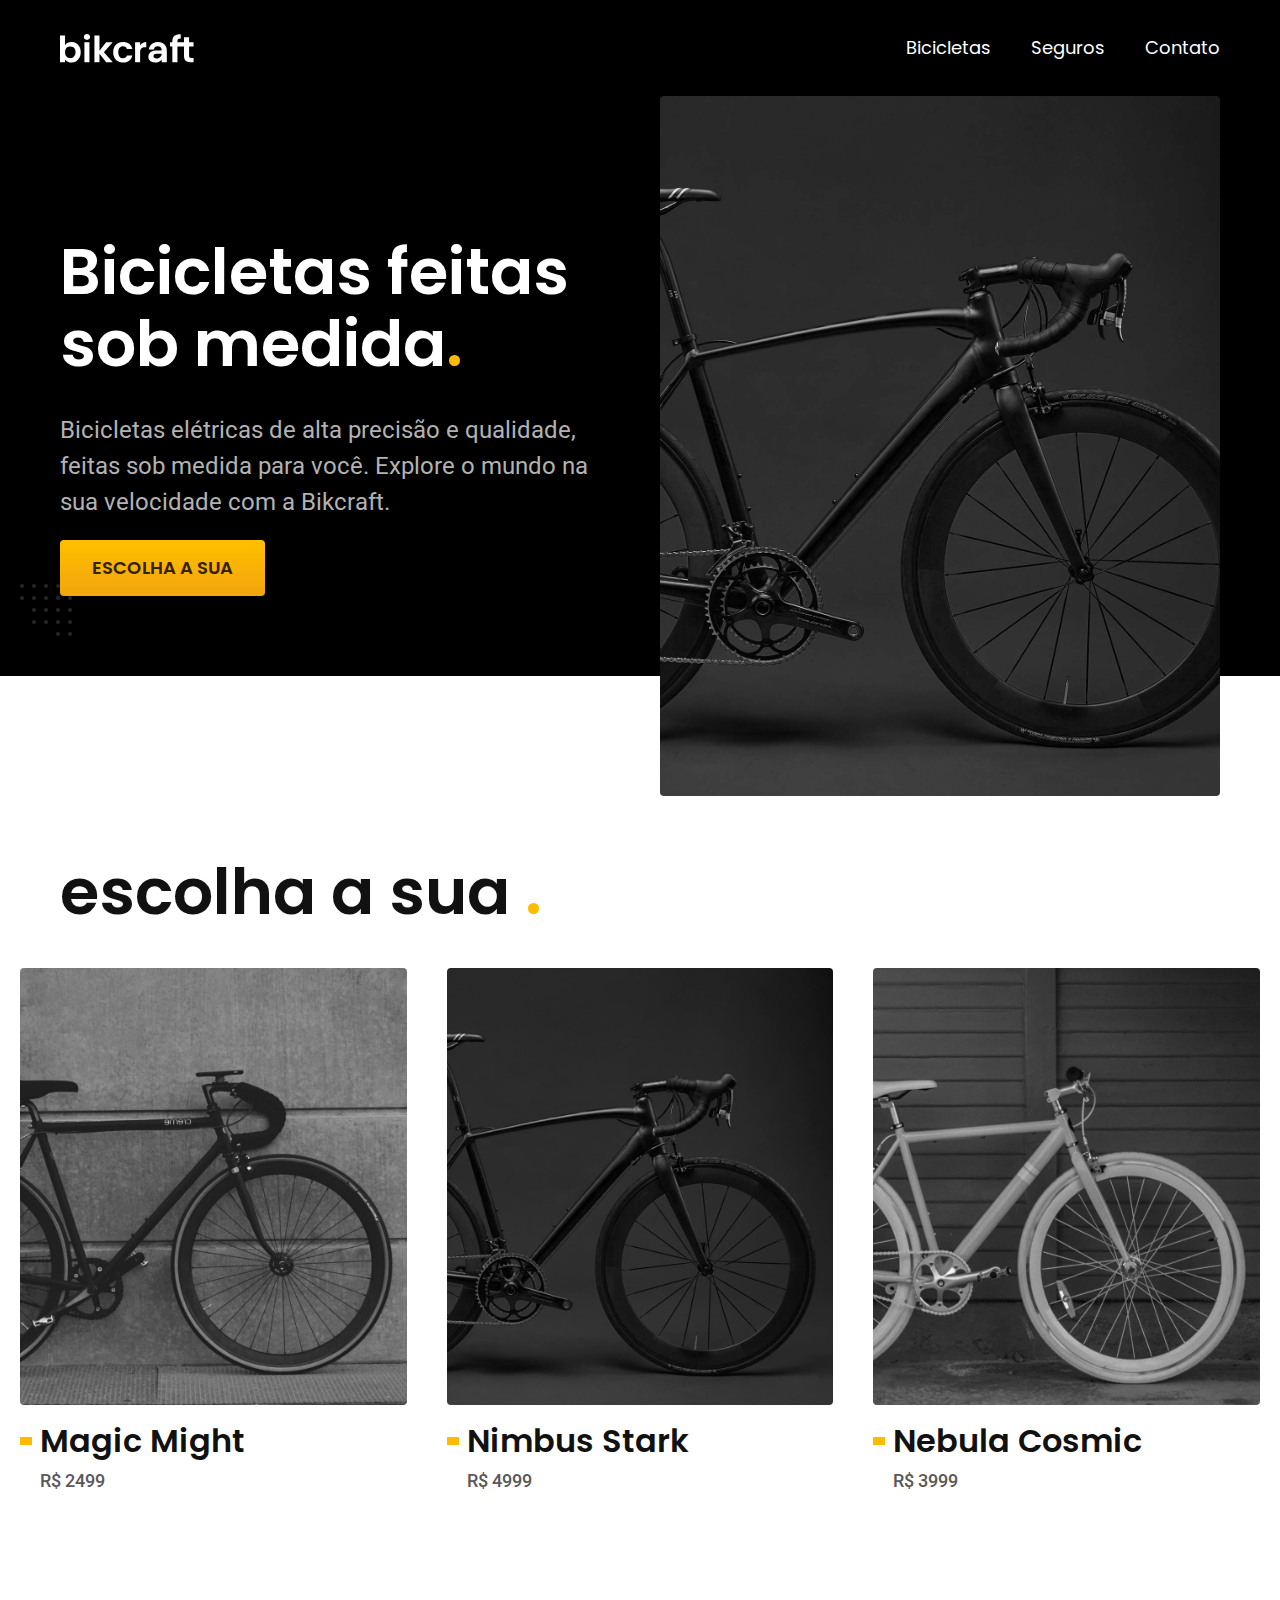
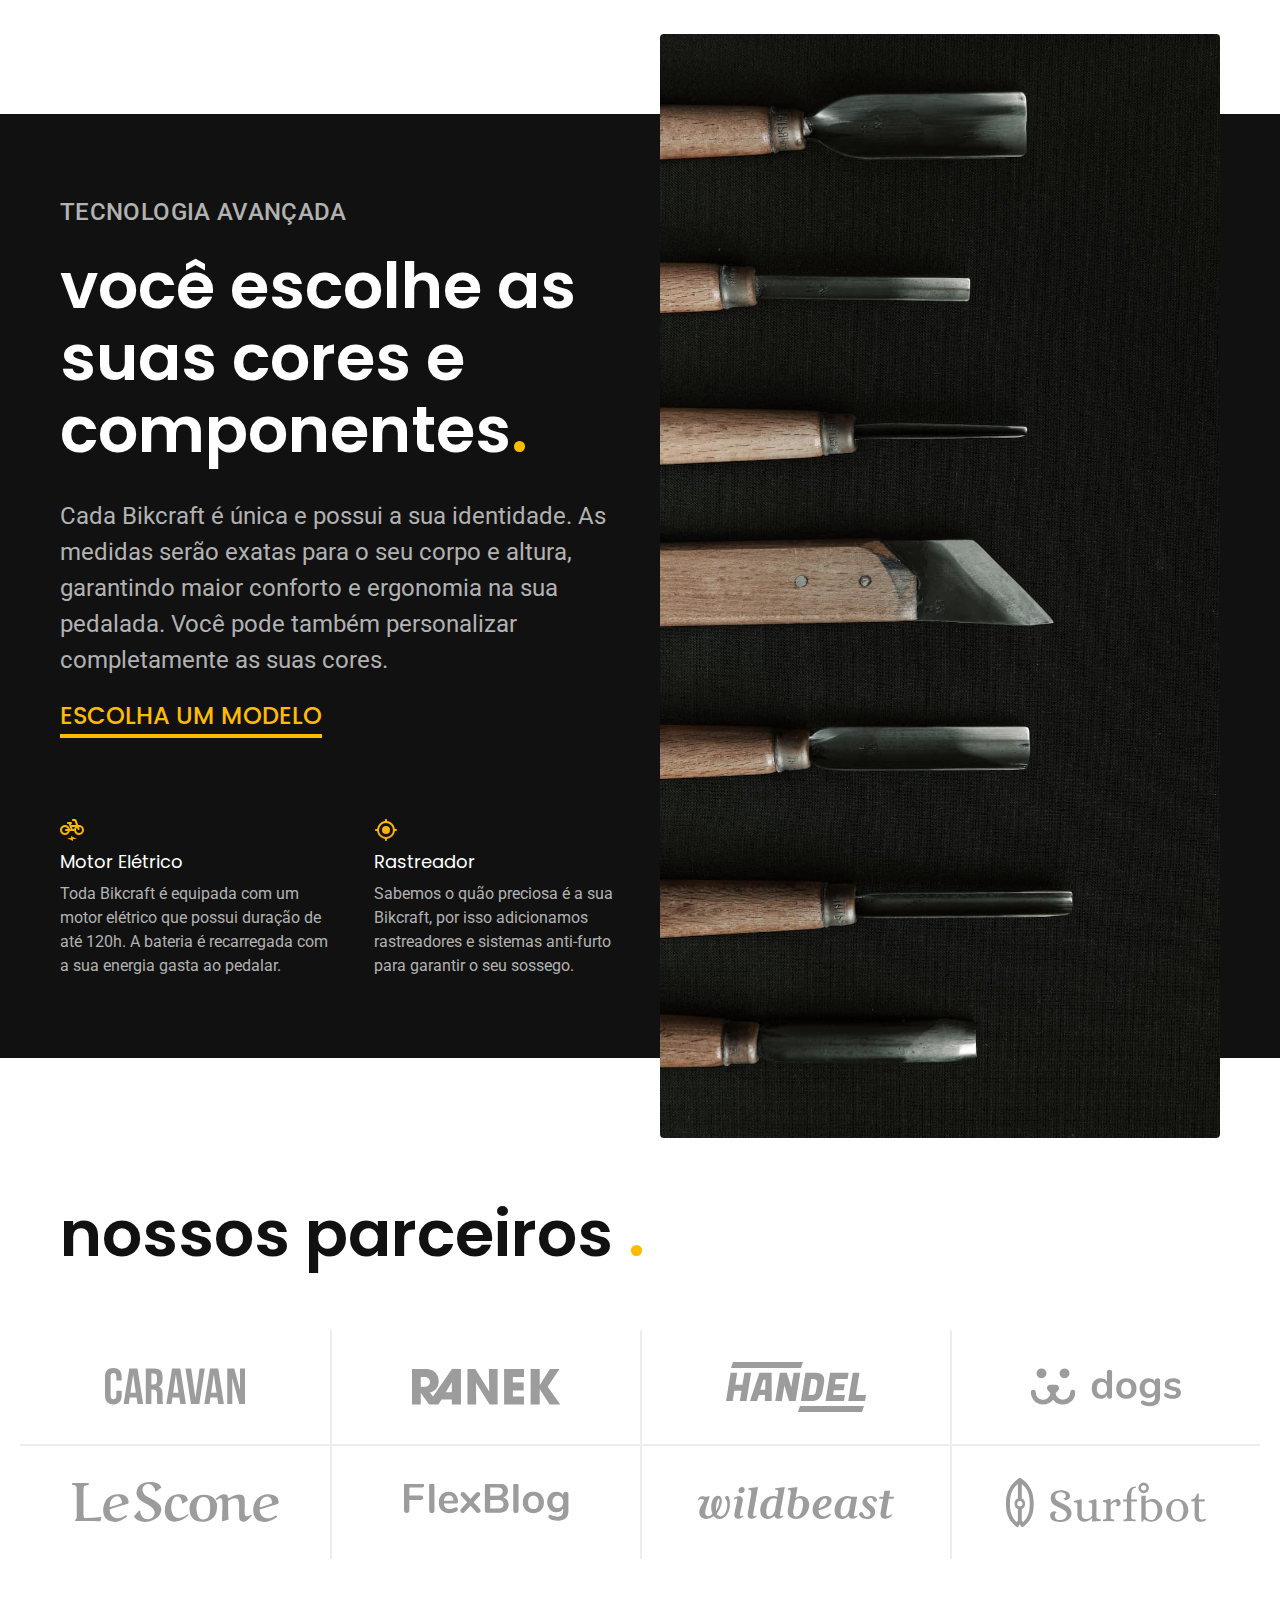
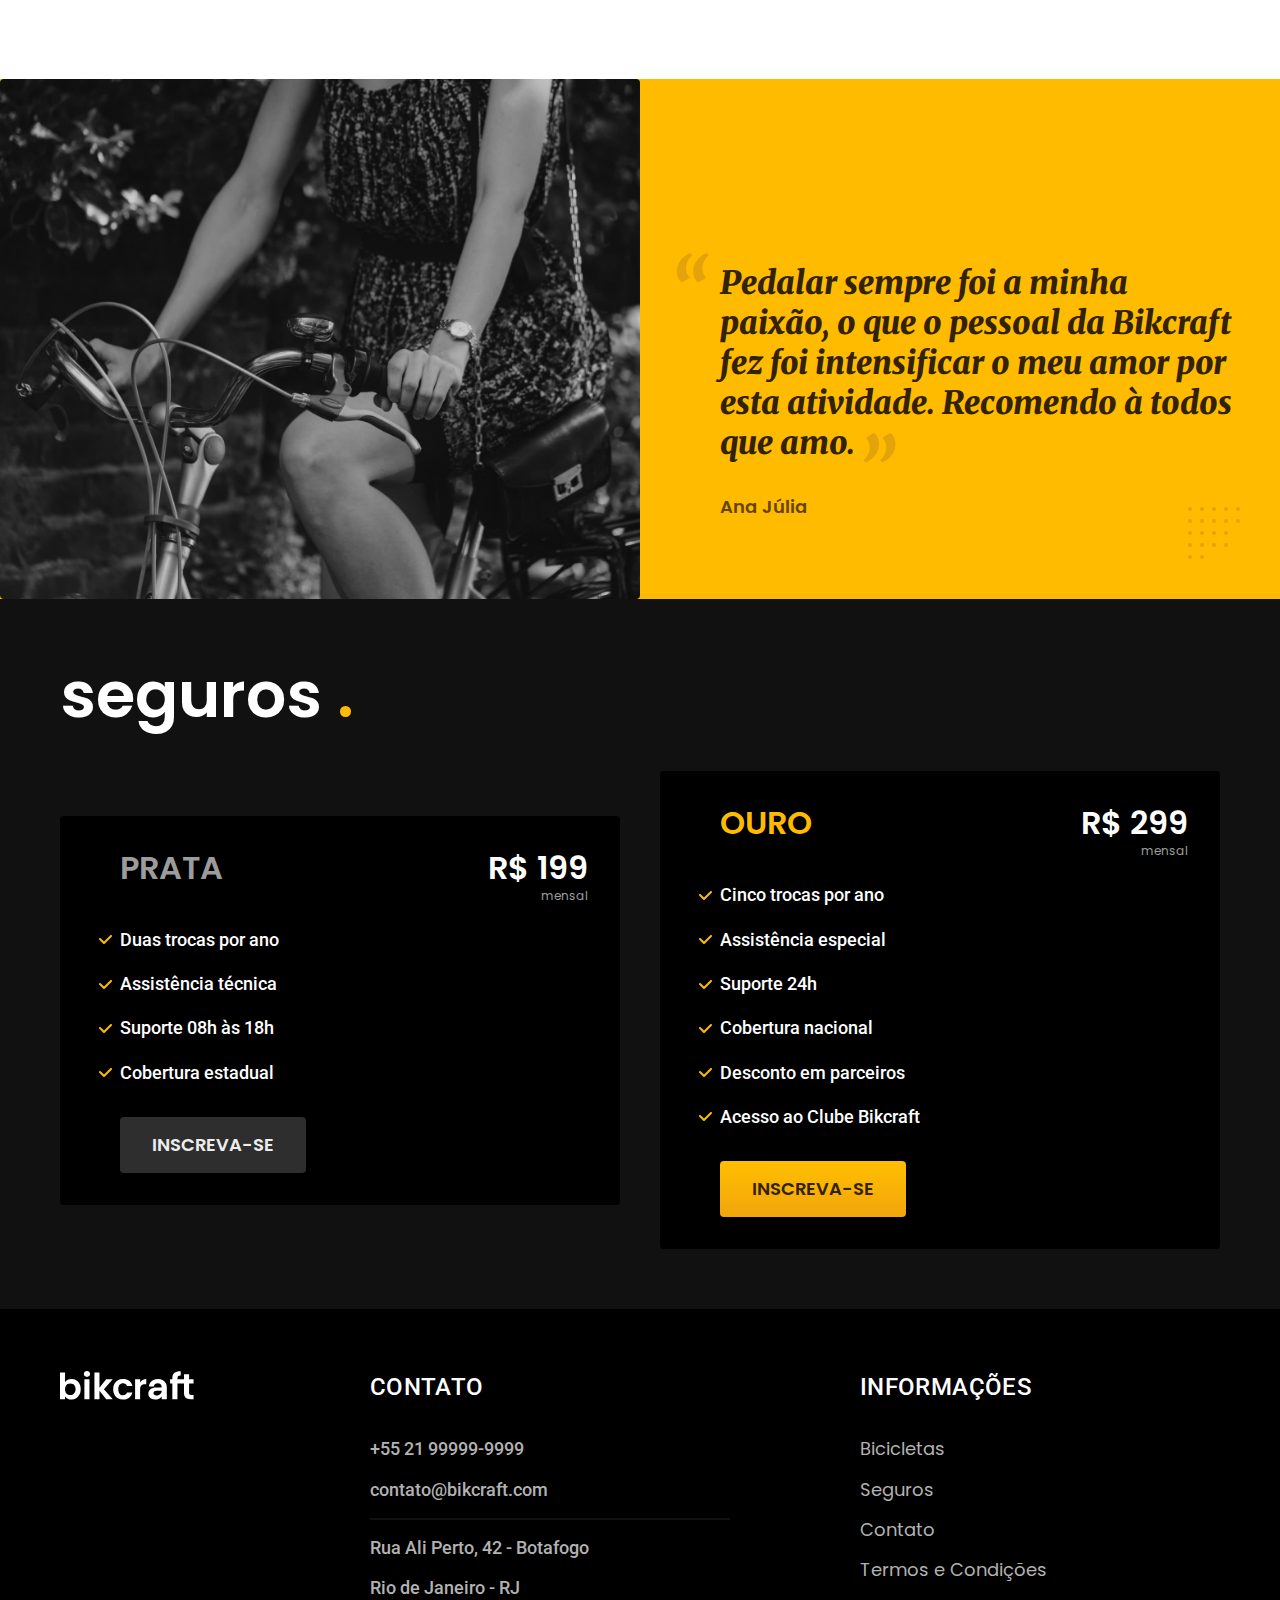
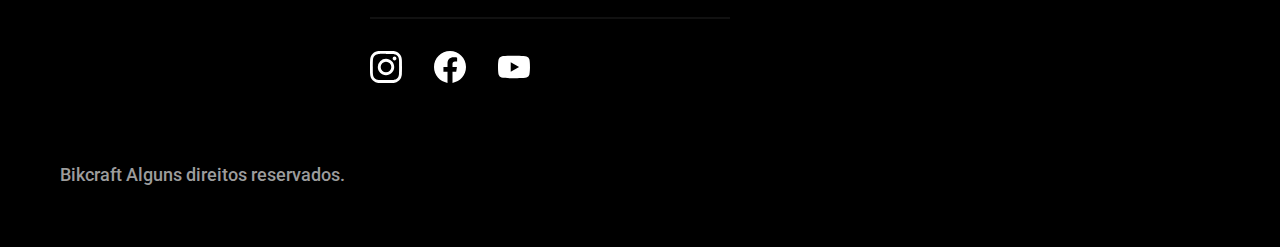
<file: index.html>
<!DOCTYPE html>
<html lang="pt-br">
<head>
  <meta charset="UTF-8">
  <meta name="viewport" content="width=device-width, initial-scale=1.0">
  <title>Bikcraft - Bicicletas Elétricas</title>
  <meta name="Bicicletas elétricas de alta precisão e qualidade,  feitas sob 
  medida para o cliente. Explore o mundo na sua velocidade com a Bikcraft.">

  <link rel="preload" href="./css/style.css" as="style">
  <link rel="stylesheet" href="./css/style.css">

  <link rel="preconnect" href="https://fonts.googleapis.com">
  <link rel="preconnect" href="https://fonts.gstatic.com" crossorigin>
  <link href="https://fonts.googleapis.com/css2?family=Merriweather:ital,wght@1,900&family=Poppins:wght@400;600&family=Roboto:wght@400;500&display=swap" rel="stylesheet">

</head>

<body>
  <header class="header-bg">
    <div class="header container">
      <a href="./"><img src="./img/bikcraft.svg" width="136" height="32" alt="Bikcraft"></a>
      <nav aria-label="primaria">
        <ul class="header-menu font-1-m cor-0">
          <li><a href="./bicicletas.html">Bicicletas</a></li>
          <li><a href="./seguros.html">Seguros</a></li>
          <li><a href="./contato.html">Contato</a></li>
        </ul>
      </nav>
    </div>
  </header>

  <main class="introducao-bg">
    <div class="introducao container">
      <div class="introducao-conteudo">
        <h1 class="font-1-xxl cor-0">Bicicletas feitas sob medida<span class="cor-p1">.</span></h1>
        <p class="font-2-l cor-5">Bicicletas elétricas de alta precisão e qualidade, feitas sob medida para você. Explore o mundo na sua velocidade com a Bikcraft.</p>
        <a class="botao" href="./bicicletas.html">Escolha a sua</a>
      </div>
      <picture>
        <source media="(max-width: 800px)" srcset="./img/bicicletas/nimbus.jpg">
        <img src="./img/fotos/introducao.jpg" width="1280" height="1600" alt="Bicicleta elétrica preta.">
      </picture>
    </div>
  </main>

  <article class="bicicletas-lista">
    <h2 class="container font-1-xxl">escolha a sua <span class="cor-p1">.</span></h2>

    <ul>
      <li>
        <a href="./bicicletas/magic.html">
          <img src="./img/bicicletas/magic-home.jpg" width="920" height="1040" alt="Bicicleta preta">
          <h3 class="font-1-xl">Magic Might</h3>
          <span class="font-2-m cor-8">R$ 2499</span>
        </a>
      </li>
      <li>
        <a href="./bicicletas/nimbus.html">
          <img src="./img/bicicletas/nimbus-home.jpg" width="920" height="1040" alt="Bicicleta preta">
          <h3 class="font-1-xl">Nimbus Stark</h3>
          <span class="font-2-m cor-8">R$ 4999</span>
        </a>
      </li>
      <li>
        <a href="./bicicletas/magic.html">
          <img src="./img/bicicletas/nebula-home.jpg" width="920" height="1040" alt="Bicicleta preta">
          <h3 class="font-1-xl">Nebula Cosmic</h3>
          <span class="font-2-m cor-8">R$ 3999</span>
        </a>
      </li>
    </ul>
  </article>

  <article class="tecnologia-bg">
    <div class="tecnologia container">
      <div class="tecnologia-conteudo">
        <span class="font-2-l-b cor-5">Tecnologia Avançada</span>
        <h2 class="font-1-xxl cor-0">você escolhe as suas cores e componentes<span class="cor-p1">.</span></h2>
        <p class="font-2-l cor-5">Cada Bikcraft é única e possui a sua identidade. As medidas serão exatas para o seu corpo e altura, garantindo maior conforto e ergonomia na sua pedalada. Você pode também personalizar completamente as suas cores.</p>
        <a class="link" href="./bicicletas.html">Escolha um modelo</a>
        <div class="tecnologia-vantagens">
          <div>
            <img src="./img/icones/eletrica.svg" width="24" height="24" alt="">
            <h3 class="font-1-m cor-0">Motor Elétrico</h3>
            <p class="font-2-s cor-5">Toda Bikcraft é equipada com um motor elétrico que possui duração de até 120h. A bateria é recarregada com a sua energia gasta ao pedalar.</p>
          </div>
          <div>
            <img src="./img/icones/rastreador.svg" width="24" height="24" alt="">
            <h3 class="font-1-m cor-0">Rastreador</h3>
            <p class="font-2-s cor-5">Sabemos o quão preciosa é a sua Bikcraft, por isso adicionamos rastreadores e sistemas anti-furto para garantir o seu sossego.</p>
          </div>
        </div>
      </div>
      <div class="tecnologia-imagem">
        <img src="./img/fotos/tecnologia.jpg" width="1200" height="1920" alt="">
      </div>
    </div>
  </article>

  <section class="parceiros" aria-label="Nossos Parceiros">
    <h2 class="container font-1-xxl">nossos parceiros <span class="cor-p1">.</span></h2>

    <ul>
      <li><img src="./img/parceiros/caravan.svg" width="140" height="38" alt="caravan"></li>
      <li><img src="./img/parceiros/ranek.svg" width="149" height="36" alt="ranek"></li>
      <li><img src="./img/parceiros/handel.svg" width="140" height="50" alt="handel"></li>
      <li><img src="./img/parceiros/dogs.svg" width="152" height="39" alt="dogs"></li>
      <li><img src="./img/parceiros/lescone.svg" width="208" height="41" alt="lescone"></li>
      <li><img src="./img/parceiros/flexblog.svg" width="165" height="38" alt="flexblog"></li>
      <li><img src="./img/parceiros/wildbeast.svg" width="196" height="34" alt="wildbeast"></li>
      <li><img src="./img/parceiros/surfbot.svg" width="200" height="49" alt="surfbot"></li>
    </ul>
  </section>

  <section class="depoimento" aria-label="Depoimento">
    <div>
      <img src="./img/fotos/depoimento.jpg" width="1560" height="1360" alt="Pessoa pedalando uma bicicleta bikcraft">
    </div>
    <div class="depoimento-conteudo">
      <blockquote class="font-1-xl cor-p5">
        <p>Pedalar sempre foi a minha paixão, o que o pessoal da Bikcraft fez foi intensificar o meu amor por esta atividade. Recomendo à todos que amo.</p>
      </blockquote>
      <span class="font-1-m-b cor-p4">Ana Júlia</span>
    </div>
  </section>

  <article class="seguros-bg">
    <div class="seguros container">
      <h2 class="font-1-xxl cor-0">seguros <span class="cor-p1">.</span></h2>
      <div class="seguros-item">
        <h3 class="font-1-xl cor-6">PRATA</h3>
        <span class="font-1-xl cor-0">R$ 199 <span class="font-1-xs cor-6">mensal</span> </span>
        <ul class="font-2-m cor-0">
          <li>Duas trocas por ano</li>
          <li>Assistência técnica</li>
          <li>Suporte 08h às 18h</li>
          <li>Cobertura estadual</li>
        </ul>
        <a class="botao secundario" href="./orcamento.html">Inscreva-se</a>
      </div>

      <div class="seguros-item">
        <h3 class="font-1-xl cor-p1">OURO</h3>
        <span class="font-1-xl cor-0">R$ 299 <span class="font-1-xs cor-6">mensal</span> </span>
        <ul class="font-2-m cor-0">
          <li>Cinco trocas por ano</li>
          <li>Assistência especial</li>
          <li>Suporte 24h</li>
          <li>Cobertura nacional</li>
          <li>Desconto em parceiros</li>
          <li>Acesso ao Clube Bikcraft</li>
        </ul>
        <a class="botao" href="./orcamento.html">Inscreva-se</a>
      </div>
    </div>
  </article>

<footer class="footer-bg">
  <div class="footer container">
    <img src="./img/bikcraft.svg" width="136" height="32" alt="Bikcraft">
    <div class="footer-contato">
      <h3 class="font-2-l-b cor-0">Contato</h3>
      <ul class="font-2-m cor-5">
        <li><a href="tel:+5521999999999">+55 21 99999-9999</a></li>
        <li><a href="mailto:contato@bikcraft.com">contato@bikcraft.com</a></li>
        <li>Rua Ali Perto, 42 - Botafogo</li>
        <li>Rio de Janeiro - RJ</li>
      </ul>
      <div class="footer-redes">
        <a href="./">
          <img src="./img/redes/instagram.svg" width="32" height="32" alt="Instagram">
        </a>
        <a href="./">
          <img src="./img/redes/facebook.svg" width="32" height="32" alt="Facebook">
        </a>
        <a href="./">
          <img src="./img/redes/youtube.svg" width="32" height="32" alt="Youtube">
        </a>
      </div>
    </div>
    <div class="footer-informacoes">
      <h3 class="font-2-l-b cor-0">Informações</h3>
      <nav>
        <ul class="font-1-m cor-5">
          <li><a href="./bicicletas.html">Bicicletas</a></li>
          <li><a href="./seguros.html">Seguros</a></li>
          <li><a href="./contato.html">Contato</a></li>
          <li><a href="./termos.html">Termos e Condições</a></li>
        </ul>
      </nav>
    </div>
    <p class="footer-copy font-2-m cor-6">Bikcraft Alguns direitos reservados.</p>
  </div>
</footer>

</body>

</html>
</file>
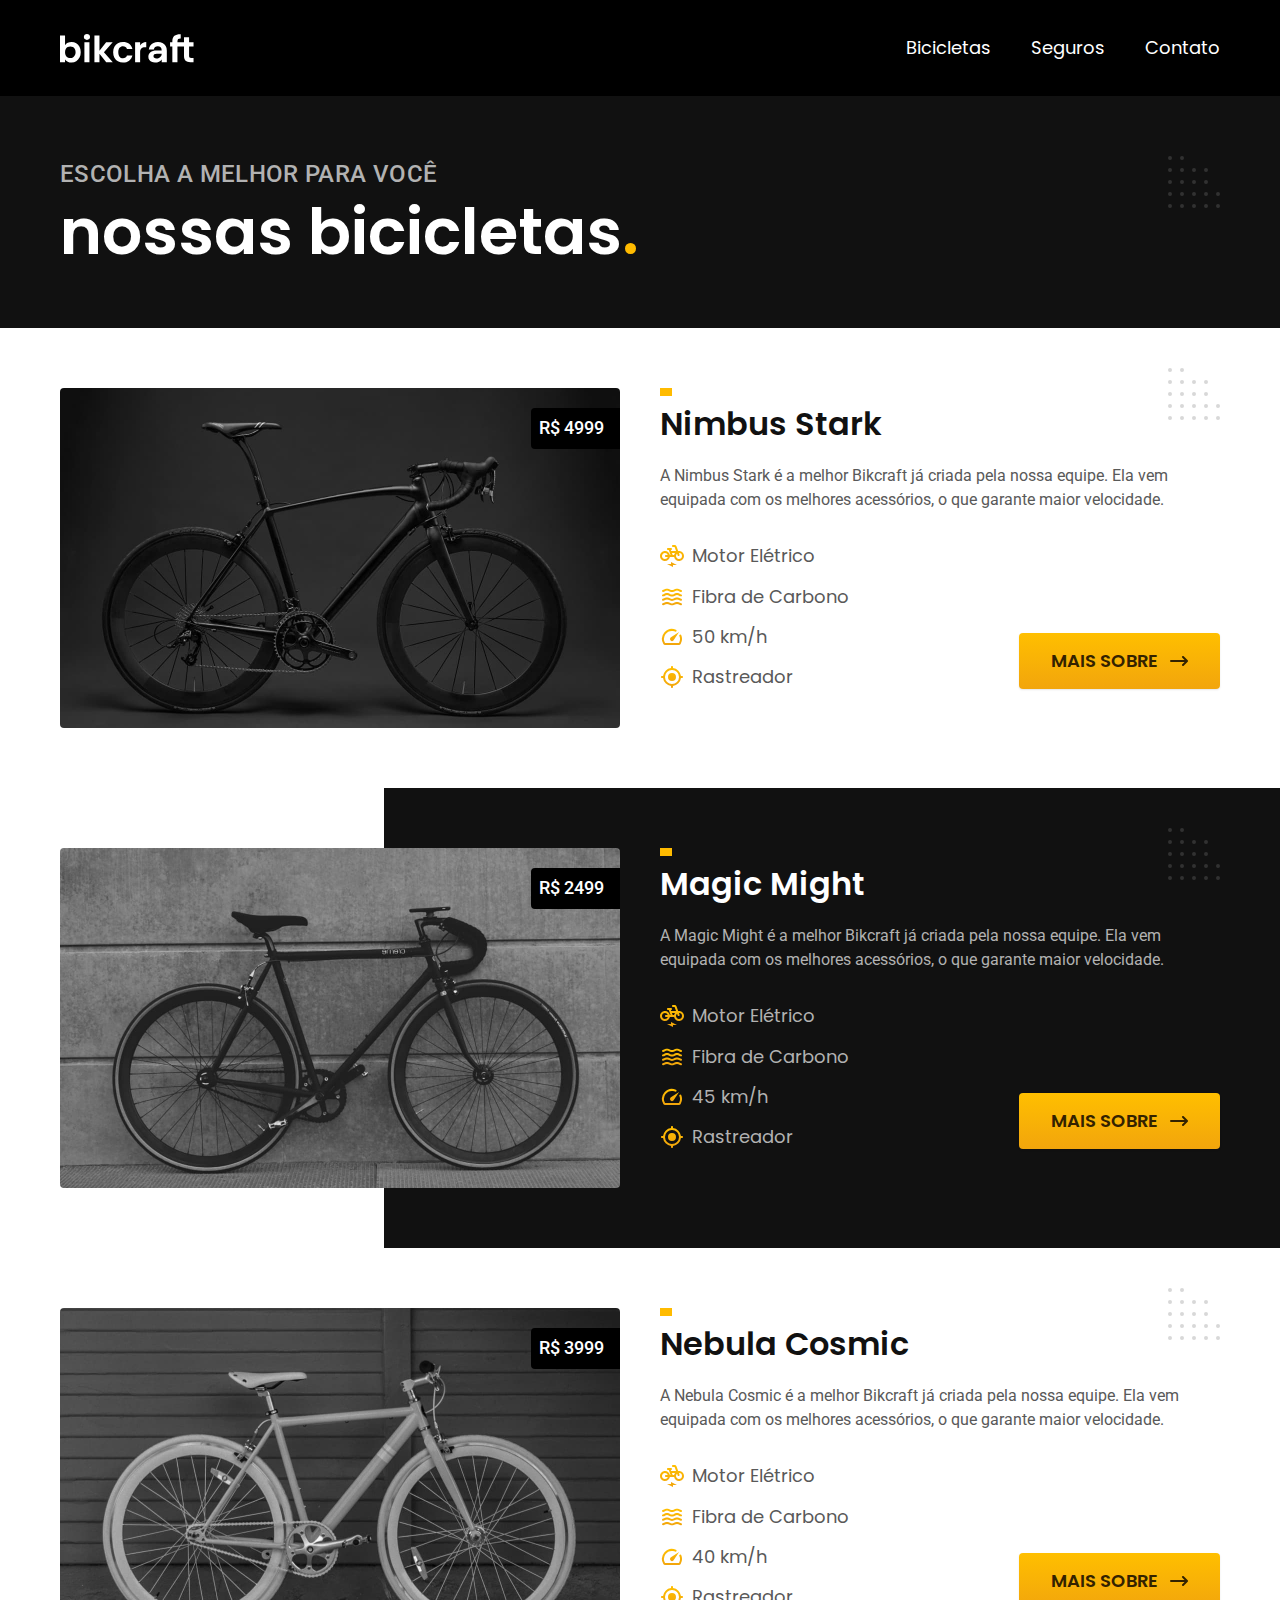
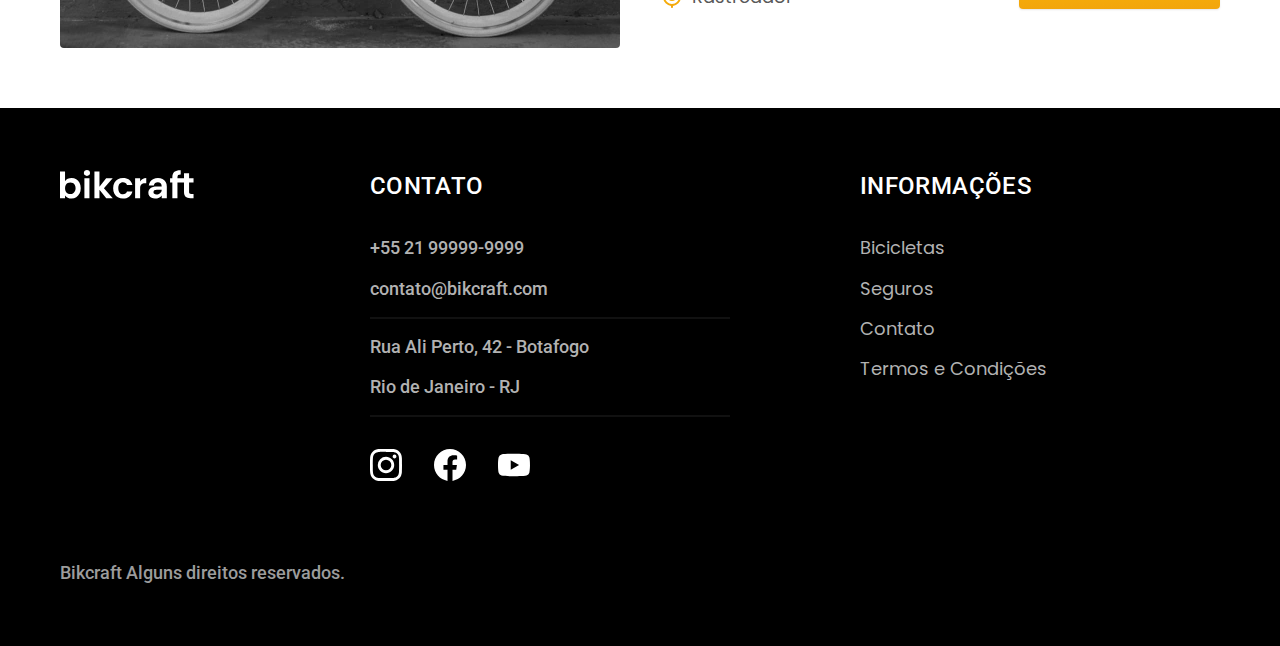
<file: bicicletas.html>
<!DOCTYPE html>
<html lang="pt-br">
<head>
  <meta charset="UTF-8">
  <meta name="viewport" content="width=device-width, initial-scale=1.0">
  <title>Bicicletas | Bikcraft</title>
  <meta name="description" content="Termos e condições.">
    <link rel="preload" href="./css/style.css" as="style">
  <link rel="stylesheet" href="./css/style.css">

  <link rel="preconnect" href="https://fonts.googleapis.com">
  <link rel="preconnect" href="https://fonts.gstatic.com" crossorigin>
  <link href="https://fonts.googleapis.com/css2?family=Merriweather:ital,wght@1,900&family=Poppins:wght@400;600&family=Roboto:wght@400;500&display=swap" rel="stylesheet">
</head>

<body id="bicicletas">
  <header class="header-bg">
    <div class="header container">
      <a href="./"><img src="./img/bikcraft.svg" alt="Bikcraft"></a>
      <nav aria-label="primaria">
        <ul class="header-menu font-1-m cor-0">
          <li><a href="./bicicletas.html">Bicicletas</a></li>
          <li><a href="./seguros.html">Seguros</a></li>
          <li><a href="./contato.html">Contato</a></li>
        </ul>
      </nav>
    </div>
  </header>

  <main>
    <div class="titulo-bg">
      <div class="titulo container">
        <p class="font-2-l-b cor-5">Escolha a melhor para você</p>
        <h1 class="font-1-xxl cor-0">nossas bicicletas<span class="cor-p1">.</span></h1>
      </div>
    </div>

      <div class="bicicletas container">
        <div class="bicicletas-imagem">
          <img src="./img/bicicletas/nimbus.jpg" alt="Bicicleta preta">
          <span class="font-2-m cor-0">R$ 4999</span>
        </div>
        <div class="bicicletas-conteudo">
          <h2 class="font-1-xl">Nimbus Stark</h2>
          <p class="font-2-s cor-8">A Nimbus Stark é a melhor Bikcraft já criada pela nossa equipe. Ela vem equipada com os melhores acessórios, o que garante maior velocidade.</p>
          <ul class="font-1-m cor-8">
            <li>
              <img src="./img/icones/eletrica.svg" alt="">
              Motor Elétrico
            </li>
            <li>
              <img src="./img/icones/carbono.svg" alt="">
              Fibra de Carbono
            </li>
            <li>
              <img src="./img/icones/velocidade.svg" alt="">
              50 km/h
            </li>
            <li>
              <img src="./img/icones/rastreador.svg" alt="">
              Rastreador
            </li>
          </ul>
          <a class="botao seta" href="./bicicletas/nimbus.html">Mais sobre</a>
        </div>
      </div>

    <div class="bicicletas-bg">
      <div class="bicicletas container">
        <div class="bicicletas-imagem">
          <img src="./img/bicicletas/magic.jpg" alt="Bicicleta preta">
          <span class="font-2-m cor-0">R$ 2499</span>
        </div>
        <div class="bicicletas-conteudo">
          <h2 class="font-1-xl cor-0">Magic Might</h2>
          <p class="font-2-s cor-5">A Magic Might é a melhor Bikcraft já criada pela nossa equipe. Ela vem equipada com os melhores acessórios, o que garante maior velocidade.</p>
          <ul class="font-1-m cor-5">
            <li>
              <img src="./img/icones/eletrica.svg" alt="">
              Motor Elétrico
            </li>
            <li>
              <img src="./img/icones/carbono.svg" alt="">
              Fibra de Carbono
            </li>
            <li>
              <img src="./img/icones/velocidade.svg" alt="">
              45 km/h
            </li>
            <li>
              <img src="./img/icones/rastreador.svg" alt="">
              Rastreador
            </li>
          </ul>
          <a class="botao seta" href="./bicicletas/magic.html">Mais sobre</a>
        </div>
      </div>
    </div>

      <div class="bicicletas container">
        <div class="bicicletas-imagem">
          <img src="./img/bicicletas/nebula.jpg" alt="Bicicleta preta">
          <span class="font-2-m cor-0">R$ 3999</span>
        </div>
        <div class="bicicletas-conteudo">
          <h2 class="font-1-xl">Nebula Cosmic</h2>
          <p class="font-2-s cor-8">A Nebula Cosmic é a melhor Bikcraft já criada pela nossa equipe. Ela vem equipada com os melhores acessórios, o que garante maior velocidade.</p>
          <ul class="font-1-m cor-8">
            <li>
              <img src="./img/icones/eletrica.svg" alt="">
              Motor Elétrico
            </li>
            <li>
              <img src="./img/icones/carbono.svg" alt="">
              Fibra de Carbono
            </li>
            <li>
              <img src="./img/icones/velocidade.svg" alt="">
              40 km/h
            </li>
            <li>
              <img src="./img/icones/rastreador.svg" alt="">
              Rastreador
            </li>
          </ul>
          <a class="botao seta" href="./bicicletas/nebula.html">Mais sobre</a>
        </div>
      </div>

  </main>

  <footer class="footer-bg">
    <div class="footer container">
      <img src="./img/bikcraft.svg" alt="Bikcraft">
      <div class="footer-contato">
        <h3 class="font-2-l-b cor-0">Contato</h3>
        <ul class="font-2-m cor-5">
          <li><a href="tel:+5521999999999">+55 21 99999-9999</a></li>
          <li><a href="mailto:contato@bikcraft.com">contato@bikcraft.com</a></li>
          <li>Rua Ali Perto, 42 - Botafogo</li>
          <li>Rio de Janeiro - RJ</li>
        </ul>
        <div class="footer-redes">
          <a href="./">
            <img src="./img/redes/instagram.svg" alt="Instagram">
          </a>
          <a href="./">
            <img src="./img/redes/facebook.svg" alt="Facebook">
          </a>
          <a href="./">
            <img src="./img/redes/youtube.svg" alt="Youtube">
          </a>
        </div>
      </div>
      <div class="footer-informacoes">
        <h3 class="font-2-l-b cor-0">Informações</h3>
        <nav>
          <ul class="font-1-m cor-5">
            <li><a href="./bicicletas.html">Bicicletas</a></li>
            <li><a href="./seguros.html">Seguros</a></li>
            <li><a href="./contato.html">Contato</a></li>
            <li><a href="./termos.html">Termos e Condições</a></li>
          </ul>
        </nav>
      </div>
      <p class="footer-copy font-2-m cor-6">Bikcraft Alguns direitos reservados.</p>
    </div>
  </footer>
</body>
</html>
</file>
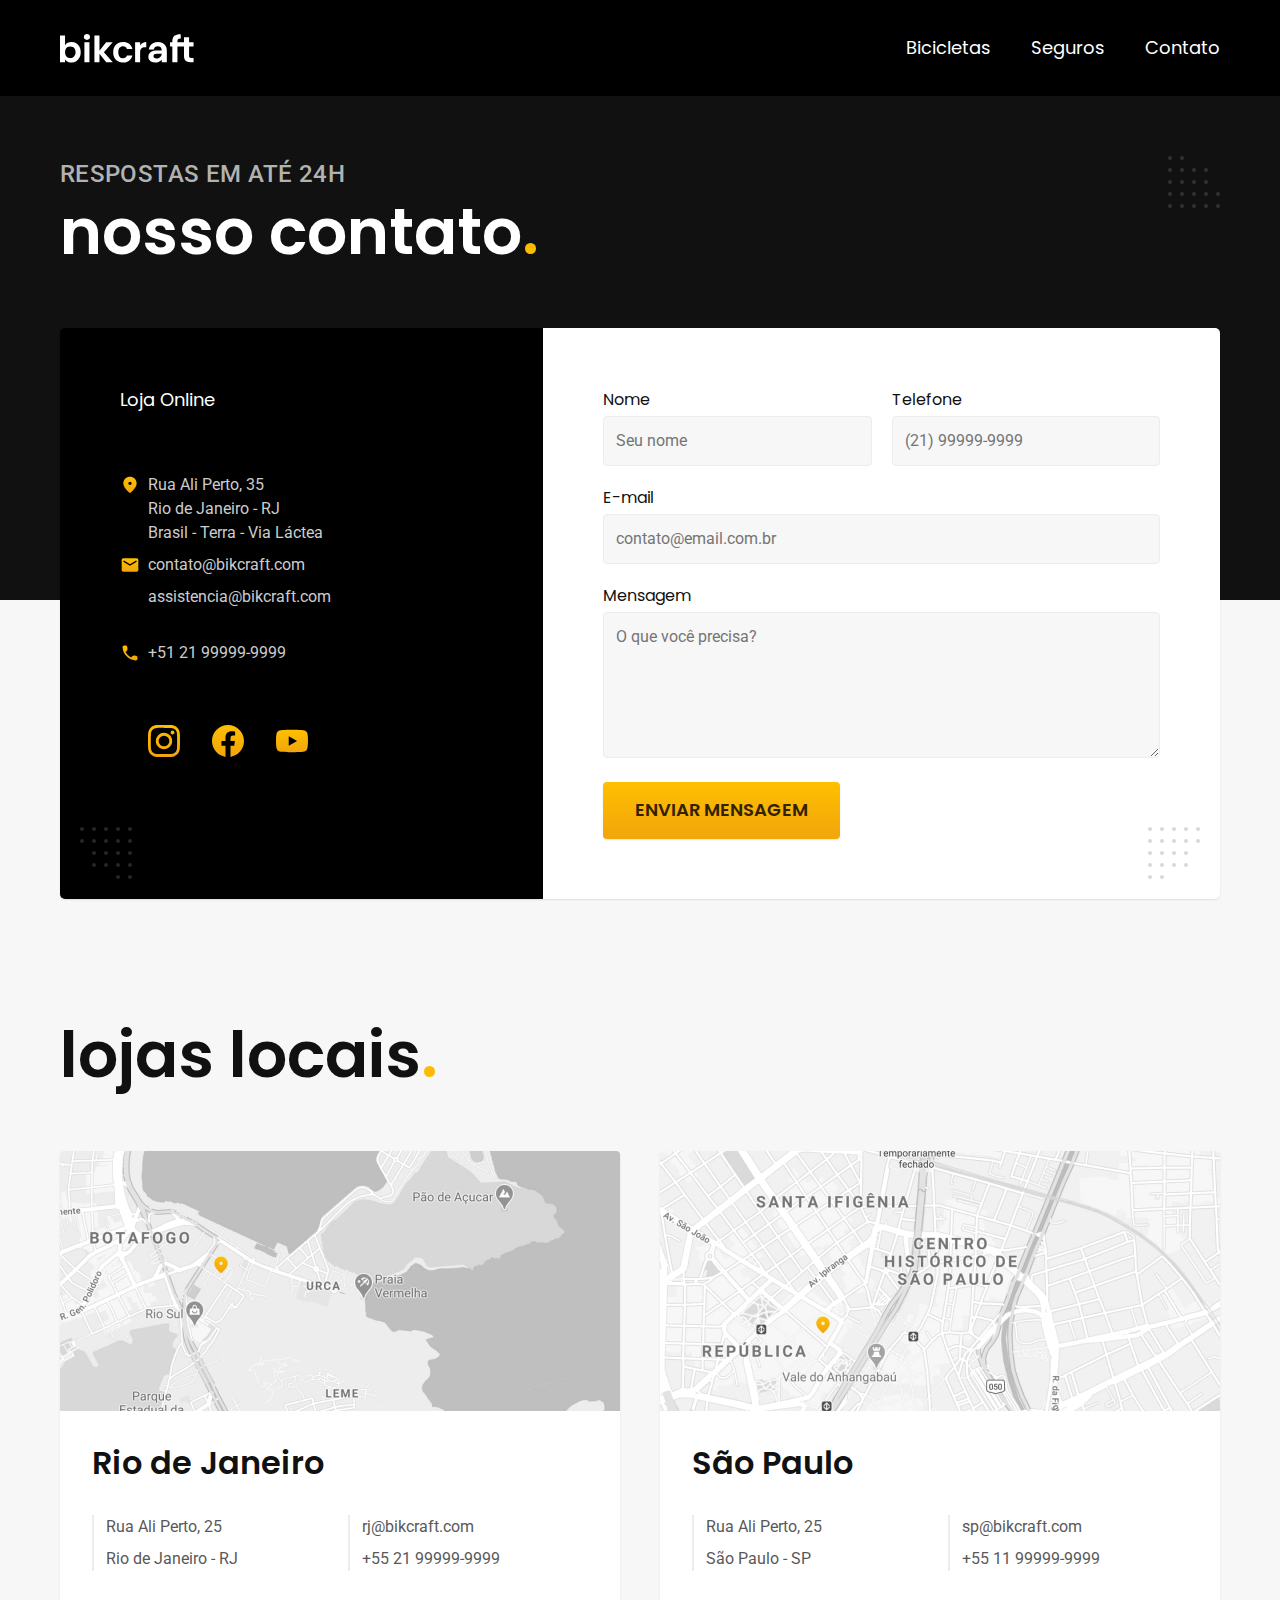
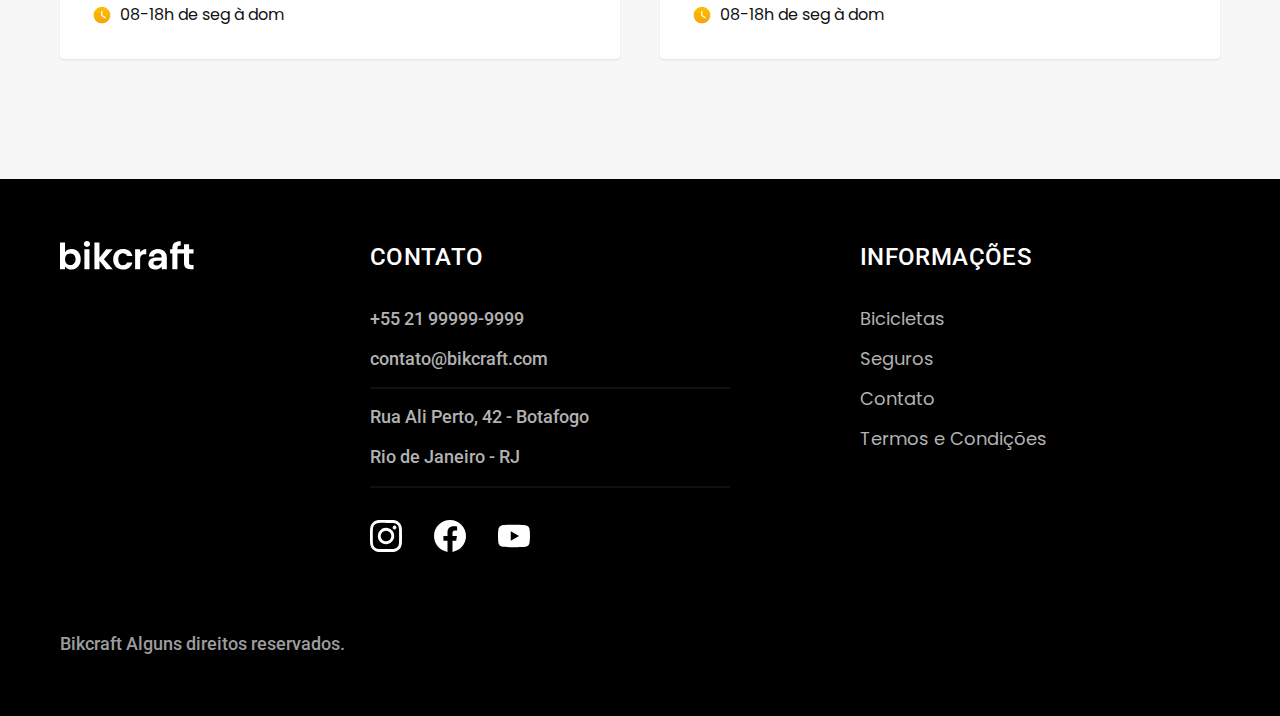
<file: contato.html>
<!DOCTYPE html>
<html lang="pt-br">
<head>
  <meta charset="UTF-8">
  <meta name="viewport" content="width=device-width, initial-scale=1.0">
  <title>Contato | Bikcraft</title>
  <meta name="description" content="Termos e condições.">
    <link rel="preload" href="./css/style.css" as="style">
  <link rel="stylesheet" href="./css/style.css">

  <link rel="preconnect" href="https://fonts.googleapis.com">
  <link rel="preconnect" href="https://fonts.gstatic.com" crossorigin>
  <link href="https://fonts.googleapis.com/css2?family=Merriweather:ital,wght@1,900&family=Poppins:wght@400;600&family=Roboto:wght@400;500&display=swap" rel="stylesheet">
</head>

<body id="contato">
  <header class="header-bg">
    <div class="header container">
      <a href="./"><img src="./img/bikcraft.svg" alt="Bikcraft"></a>
      <nav aria-label="primaria">
        <ul class="header-menu font-1-m cor-0">
          <li><a href="./bicicletas.html">Bicicletas</a></li>
          <li><a href="./seguros.html">Seguros</a></li>
          <li><a href="./contato.html">Contato</a></li>
        </ul>
      </nav>
    </div>
  </header>

  <main>
    <div class="titulo-bg">
      <div class="titulo container">
        <p class="font-2-l-b cor-5">Respostas em até 24h</p>
        <h1 class="font-1-xxl cor-0">nosso contato<span class="cor-p1">.</span></h1>
      </div>
    </div>

    <div class="contato container">
      <section class="contato-dados" aria-label="Endereço">
        <h2 class="font-1-m cor-0">Loja Online</h2>
        <div class="contato-endereco font-2-s cor-4">
          <p>Rua Ali Perto, 35</p>
          <p>Rio de Janeiro - RJ</p>
          <p>Brasil - Terra - Via Láctea</p>
        </div>
        <address class="contato-meios font-2-s cor-4">
          <a href="mailto:contato@bikcraft.com">contato@bikcraft.com</a>
          <a href="mailto:assistencia@bikcraft.com">assistencia@bikcraft.com</a>
          <a href="tel:+5521999999999">+51 21 99999-9999</a>
        </address>

        <div class="contato-redes">
          <a href="./">
            <img src="./img/redes/instagram-p.svg" alt="Instagram">
          </a>
          <a href="./">
            <img src="./img/redes/facebook-p.svg" alt="Facebook">
          </a>
          <a href="./">
            <img src="./img/redes/youtube-p.svg" alt="Youtube">
          </a>
        </div>
      </section>
      <section class="contato-formulario" aria-label="Formulario">
        <form class="form" action="./contato.html">
          <div>
            <label for="nome">Nome</label>
            <input type="text" id="nome" name="nome" placeholder="Seu nome">
          </div>
          <div>
            <label for="telefone">Telefone</label>
            <input type="text" id="telefone" name="telefone" placeholder="(21) 99999-9999">
          </div>
          <div class="col-2">
            <label for="email">E-mail</label>
            <input type="email" id="email" name="email" placeholder="contato@email.com.br">
          </div>
          <div class="col-2">
            <label for="mensagem">Mensagem</label>
            <textarea name="mensagem" id="mensagem" rows="5" placeholder="O que você precisa?"></textarea>
          </div>
          <button class="botao col-2">Enviar Mensagem</button>
        </form>
      </section>
    </div>
  </main>

  <article class="lojas container">
    <h2 class="font-1-xxl">lojas locais<span class="cor-p1">.</span></h2>
    <div class="lojas-item">
      <img src="./img/lojas/rj.jpg" alt="mapa marcando o endereço em Rua Ali Perto, 25 - Rio de Janeiro - RJ">
      <div class="lojas-conteudo">
        <h3 class="font-1-xl">Rio de Janeiro</h3>
        <div class="lojas-dados font-2-s cor-8">
          <p>Rua Ali Perto, 25</p>
          <p>Rio de Janeiro - RJ</p>
        </div>
        <div class="lojas-dados font-2-s cor-8">
          <a href="mailto:rj@bikcraft.com">rj@bikcraft.com</a>
          <a href="tel:+5521999999999">+55 21 99999-9999</a>
        </div>
        <p class="lojas-tempo font-1-s"><img src="./img/icones/horario.svg" alt="">08-18h de seg à dom</p>
      </div>
    </div>

    <div class="lojas-item">
      <img src="./img/lojas/sp.jpg" alt="mapa marcando o endereço em Rua Ali Perto, 25 - São Paulo - SP">
      <div class="lojas-conteudo">
        <h3 class="font-1-xl">São Paulo</h3>
        <div class="lojas-dados font-2-s cor-8">
          <p>Rua Ali Perto, 25</p>
          <p>São Paulo - SP</p>
        </div>
        <div class="lojas-dados font-2-s cor-8">
          <a href="mailto:sp@bikcraft.com">sp@bikcraft.com</a>
          <a href="tel:+5511999999999">+55 11 99999-9999</a>
        </div>
        <p class="lojas-tempo font-1-s"><img src="./img/icones/horario.svg" alt="">08-18h de seg à dom</p>
      </div>
    </div>
  </article>

  <footer class="footer-bg">
    <div class="footer container">
      <img src="./img/bikcraft.svg" alt="Bikcraft">
      <div class="footer-contato">
        <h3 class="font-2-l-b cor-0">Contato</h3>
        <ul class="font-2-m cor-5">
          <li><a href="tel:+5521999999999">+55 21 99999-9999</a></li>
          <li><a href="mailto:contato@bikcraft.com">contato@bikcraft.com</a></li>
          <li>Rua Ali Perto, 42 - Botafogo</li>
          <li>Rio de Janeiro - RJ</li>
        </ul>
        <div class="footer-redes">
          <a href="./">
            <img src="./img/redes/instagram.svg" alt="Instagram">
          </a>
          <a href="./">
            <img src="./img/redes/facebook.svg" alt="Facebook">
          </a>
          <a href="./">
            <img src="./img/redes/youtube.svg" alt="Youtube">
          </a>
        </div>
      </div>
      <div class="footer-informacoes">
        <h3 class="font-2-l-b cor-0">Informações</h3>
        <nav>
          <ul class="font-1-m cor-5">
            <li><a href="./bicicletas.html">Bicicletas</a></li>
            <li><a href="./seguros.html">Seguros</a></li>
            <li><a href="./contato.html">Contato</a></li>
            <li><a href="./termos.html">Termos e Condições</a></li>
          </ul>
        </nav>
      </div>
      <p class="footer-copy font-2-m cor-6">Bikcraft Alguns direitos reservados.</p>
    </div>
  </footer>
</body>
</html>
</file>
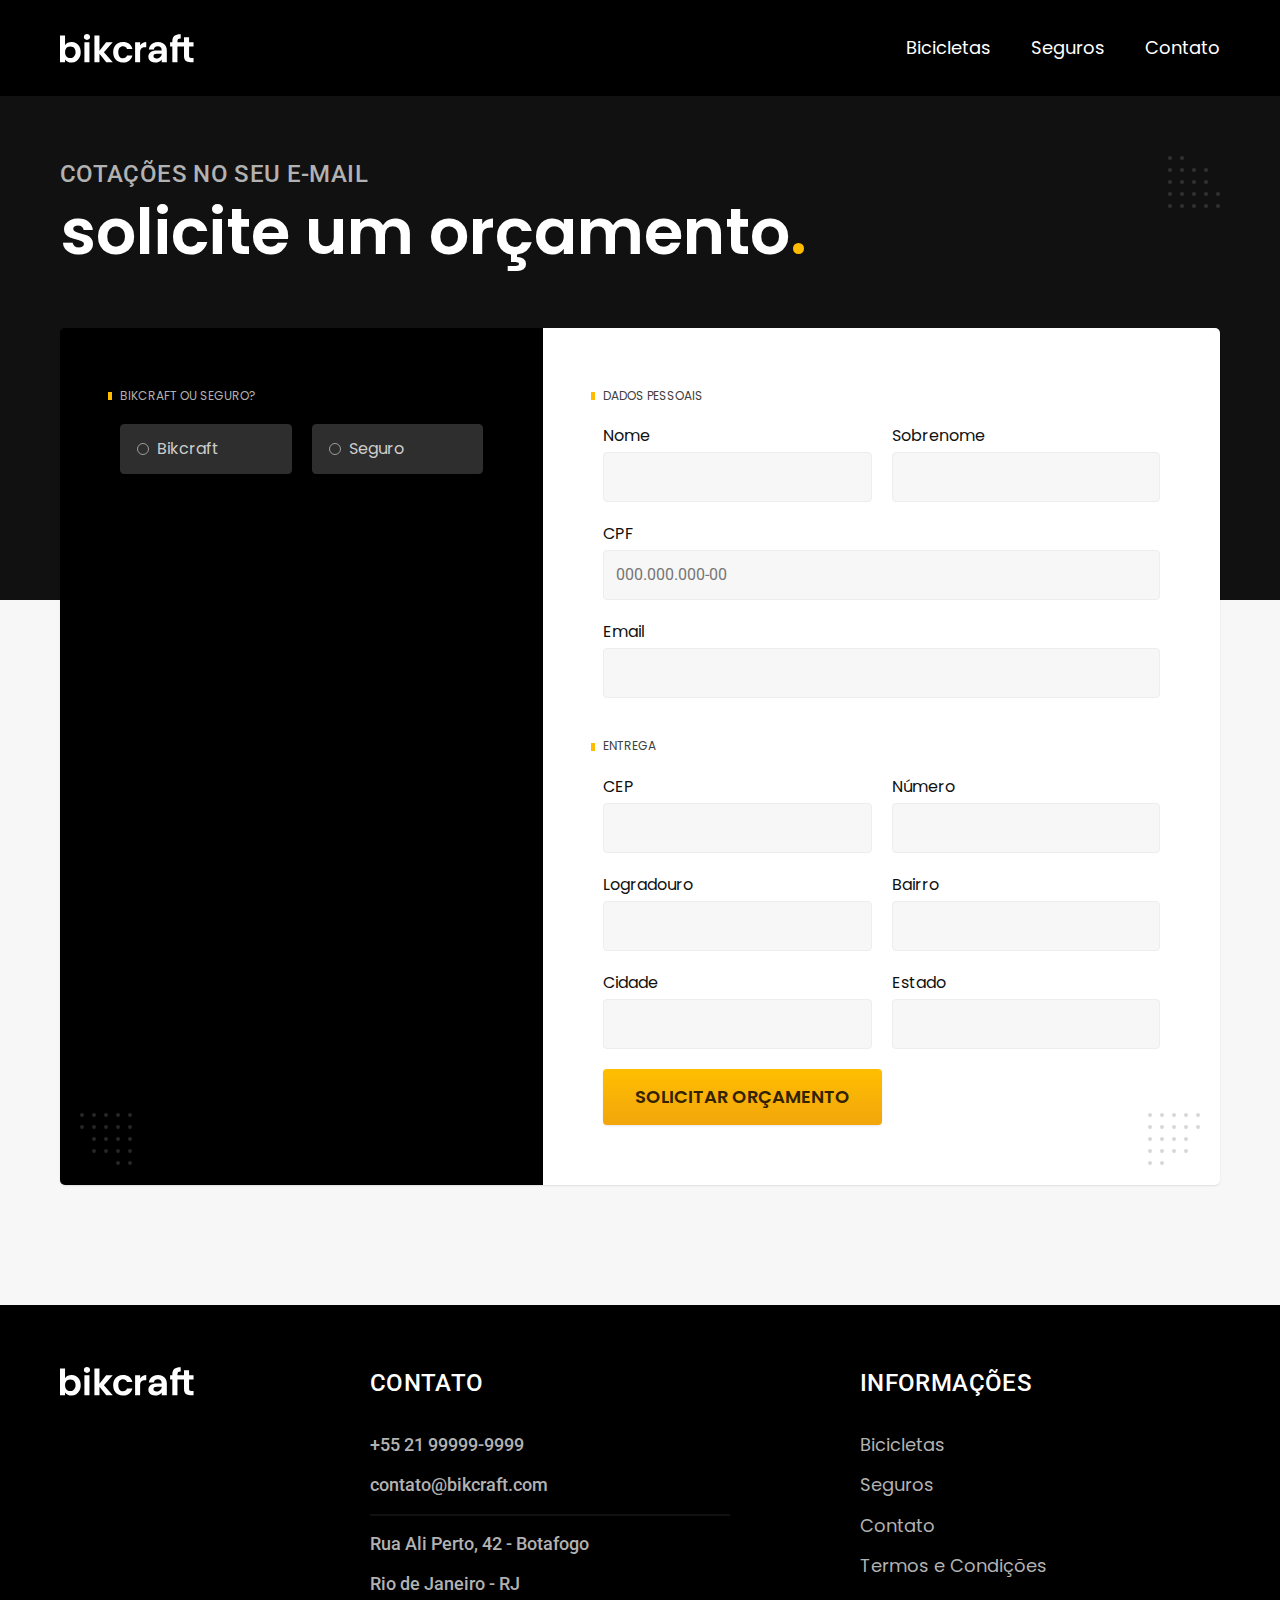
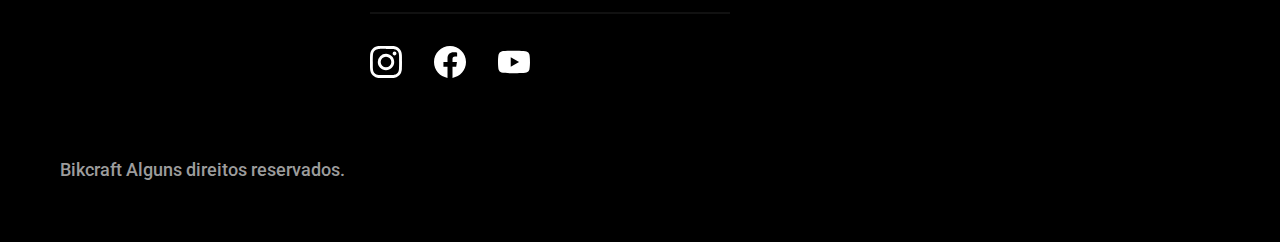
<file: orcamento.html>
<!DOCTYPE html>
<html lang="pt-br">
<head>
  <meta charset="UTF-8">
  <meta name="viewport" content="width=device-width, initial-scale=1.0">
  <title>Orçamento | Bikcraft</title>
  <meta name="description" content="Termos e condições.">
    <link rel="preload" href="./css/style.css" as="style">
  <link rel="stylesheet" href="./css/style.css">

  <link rel="preconnect" href="https://fonts.googleapis.com">
  <link rel="preconnect" href="https://fonts.gstatic.com" crossorigin>
  <link href="https://fonts.googleapis.com/css2?family=Merriweather:ital,wght@1,900&family=Poppins:wght@400;600&family=Roboto:wght@400;500&display=swap" rel="stylesheet">
</head>

<body id="orcamento">
  <header class="header-bg">
    <div class="header container">
      <a href="./"><img src="./img/bikcraft.svg" alt="Bikcraft"></a>
      <nav aria-label="primaria">
        <ul class="header-menu font-1-m cor-0">
          <li><a href="./bicicletas.html">Bicicletas</a></li>
          <li><a href="./seguros.html">Seguros</a></li>
          <li><a href="./contato.html">Contato</a></li>
        </ul>
      </nav>
    </div>
  </header>

  <main>
    <div class="titulo-bg">
      <div class="titulo container">
        <p class="font-2-l-b cor-5">Cotações no seu e-mail</p>
        <h1 class="font-1-xxl cor-0">solicite um orçamento<span class="cor-p1">.</span></h1>
      </div>
    </div>
    <form class="orcamento container" action="./">
      <div class="orcamento-produto">
        <h2 class="font-1-xs cor-5">Bikcraft ou Seguro?</h2>

        <input type="radio" name="tipo" value="bikcraft" id="bikcraft">
        <label for="bikcraft">Bikcraft</label>

        <input type="radio" name="tipo" value="seguro" id="seguro">
        <label for="seguro">Seguro</label>

        <div class="orcamento-conteudo" id="orcamento-bikcraft">
          <h2 class="font-1-xs cor-5">Escolha a sua</h2>

        <input type="radio" name="produto" value="nimbus" id="nimbus">
        <label for="nimbus">Nimbus Stark <span>R$ 4999</span></label>
        <div class="orcamento-detalhes">
          <ul class="font-1-xs cor-8">
            <li><img src="./img/icones/eletrica.svg" alt="">Motor Elétrico</li>
            <li><img src="./img/icones/carbono.svg" alt="">Fibra de Carbono</li>
            <li><img src="./img/icones/velocidade.svg" alt="">50 km/h</li>
            <li><img src="./img/icones/rastreador.svg" alt="">Rastreador</li>
          </ul>
          <img src="./img/bicicletas/nimbus.jpg" alt="Bicicleta preta">
        </div>

        <input type="radio" name="produto" value="magic" id="magic">
        <label for="magic">Magic Might <span>R$ 2499</span></label>
        <div class="orcamento-detalhes">
          <ul class="font-1-xs cor-8">
            <li><img src="./img/icones/eletrica.svg" alt="">Motor Elétrico</li>
            <li><img src="./img/icones/carbono.svg" alt="">Fibra de Carbono</li>
            <li><img src="./img/icones/velocidade.svg" alt="">45 km/h</li>
            <li><img src="./img/icones/rastreador.svg" alt="">Rastreador</li>
          </ul>
          <img src="./img/bicicletas/magic.jpg" alt="Bicicleta preta">
        </div>

        <input type="radio" name="produto" value="nebula" id="nebula">
        <label for="nebula">Nebula Cosmic <span>R$ 3999</span></label>
        <div class="orcamento-detalhes">
          <ul class="font-1-xs cor-8">
            <li><img src="./img/icones/eletrica.svg" alt="">Motor Elétrico</li>
            <li><img src="./img/icones/carbono.svg" alt="">Fibra de Carbono</li>
            <li><img src="./img/icones/velocidade.svg" alt="">40 km/h</li>
            <li><img src="./img/icones/rastreador.svg" alt="">Rastreador</li>
          </ul>
          <img src="./img/bicicletas/nebula.jpg" alt="Bicicleta branca">
        </div>
      </div>

        <div class="orcamento-conteudo" id="orcamento-seguro">
          <h2 class="font-1-xs cor-5">Escolha o plano</h2>

        <input type="radio" name="produto" value="prata" id="prata">
        <label for="prata">Prata<span>R$ 199</span></label>

        <input type="radio" name="produto" value="ouro" id="ouro">
        <label for="ouro">Ouro<span>R$ 299</span></label>
        </div>

      </div>
      <div class="orcamento-dados form">
        <h2 class="font-1-xs cor-9 col-2">dados pessoais</h2>
        <div>
          <label for="nome">Nome</label>
          <input type="text" id="nome" name="nome">
        </div>
        <div>
          <label for="sobrenome">Sobrenome</label>
          <input type="text" id="sobrenome" name="sobrenome">
        </div>
        <div class="col-2">
          <label for="cpf">CPF</label>
          <input type="text" id="cpf" name="cpf" placeholder="000.000.000-00">
        </div>
        <div class="col-2">
          <label for="email">Email</label>
          <input type="email" id="email" name="email">
        </div>
        <h2 class="font-1-xs cor-9 col-2">entrega</h2>
        <div>
          <label for="cep">CEP</label>
          <input type="text" id="cep" name="cep">
        </div>
        <div>
          <label for="numero">Número</label>
          <input type="text" id="numero" name="numero">
        </div>
        <div>
          <label for="logradouro">Logradouro</label>
          <input type="text" id="logradouro" name="logradouro">
        </div>
        <div>
          <label for="bairro">Bairro</label>
          <input type="text" id="bairro" name="bairro">
        </div>
        <div>
          <label for="cidade">Cidade</label>
          <input type="text" id="cidade" name="cidade">
        </div>
        <div>
          <label for="estado">Estado</label>
          <input type="text" id="estado" name="estado">
        </div>
        <button class="botao col-2">Solicitar Orçamento</button>
      </div>
    </form>    
  </main>

  <footer class="footer-bg">
    <div class="footer container">
      <img src="./img/bikcraft.svg" alt="Bikcraft">
      <div class="footer-contato">
        <h3 class="font-2-l-b cor-0">Contato</h3>
        <ul class="font-2-m cor-5">
          <li><a href="tel:+5521999999999">+55 21 99999-9999</a></li>
          <li><a href="mailto:contato@bikcraft.com">contato@bikcraft.com</a></li>
          <li>Rua Ali Perto, 42 - Botafogo</li>
          <li>Rio de Janeiro - RJ</li>
        </ul>
        <div class="footer-redes">
          <a href="./">
            <img src="./img/redes/instagram.svg" alt="Instagram">
          </a>
          <a href="./">
            <img src="./img/redes/facebook.svg" alt="Facebook">
          </a>
          <a href="./">
            <img src="./img/redes/youtube.svg" alt="Youtube">
          </a>
        </div>
      </div>
      <div class="footer-informacoes">
        <h3 class="font-2-l-b cor-0">Informações</h3>
        <nav>
          <ul class="font-1-m cor-5">
            <li><a href="./bicicletas.html">Bicicletas</a></li>
            <li><a href="./seguros.html">Seguros</a></li>
            <li><a href="./contato.html">Contato</a></li>
            <li><a href="./termos.html">Termos e Condições</a></li>
          </ul>
        </nav>
      </div>
      <p class="footer-copy font-2-m cor-6">Bikcraft Alguns direitos reservados.</p>
    </div>
  </footer>
</body>
</html>
</file>
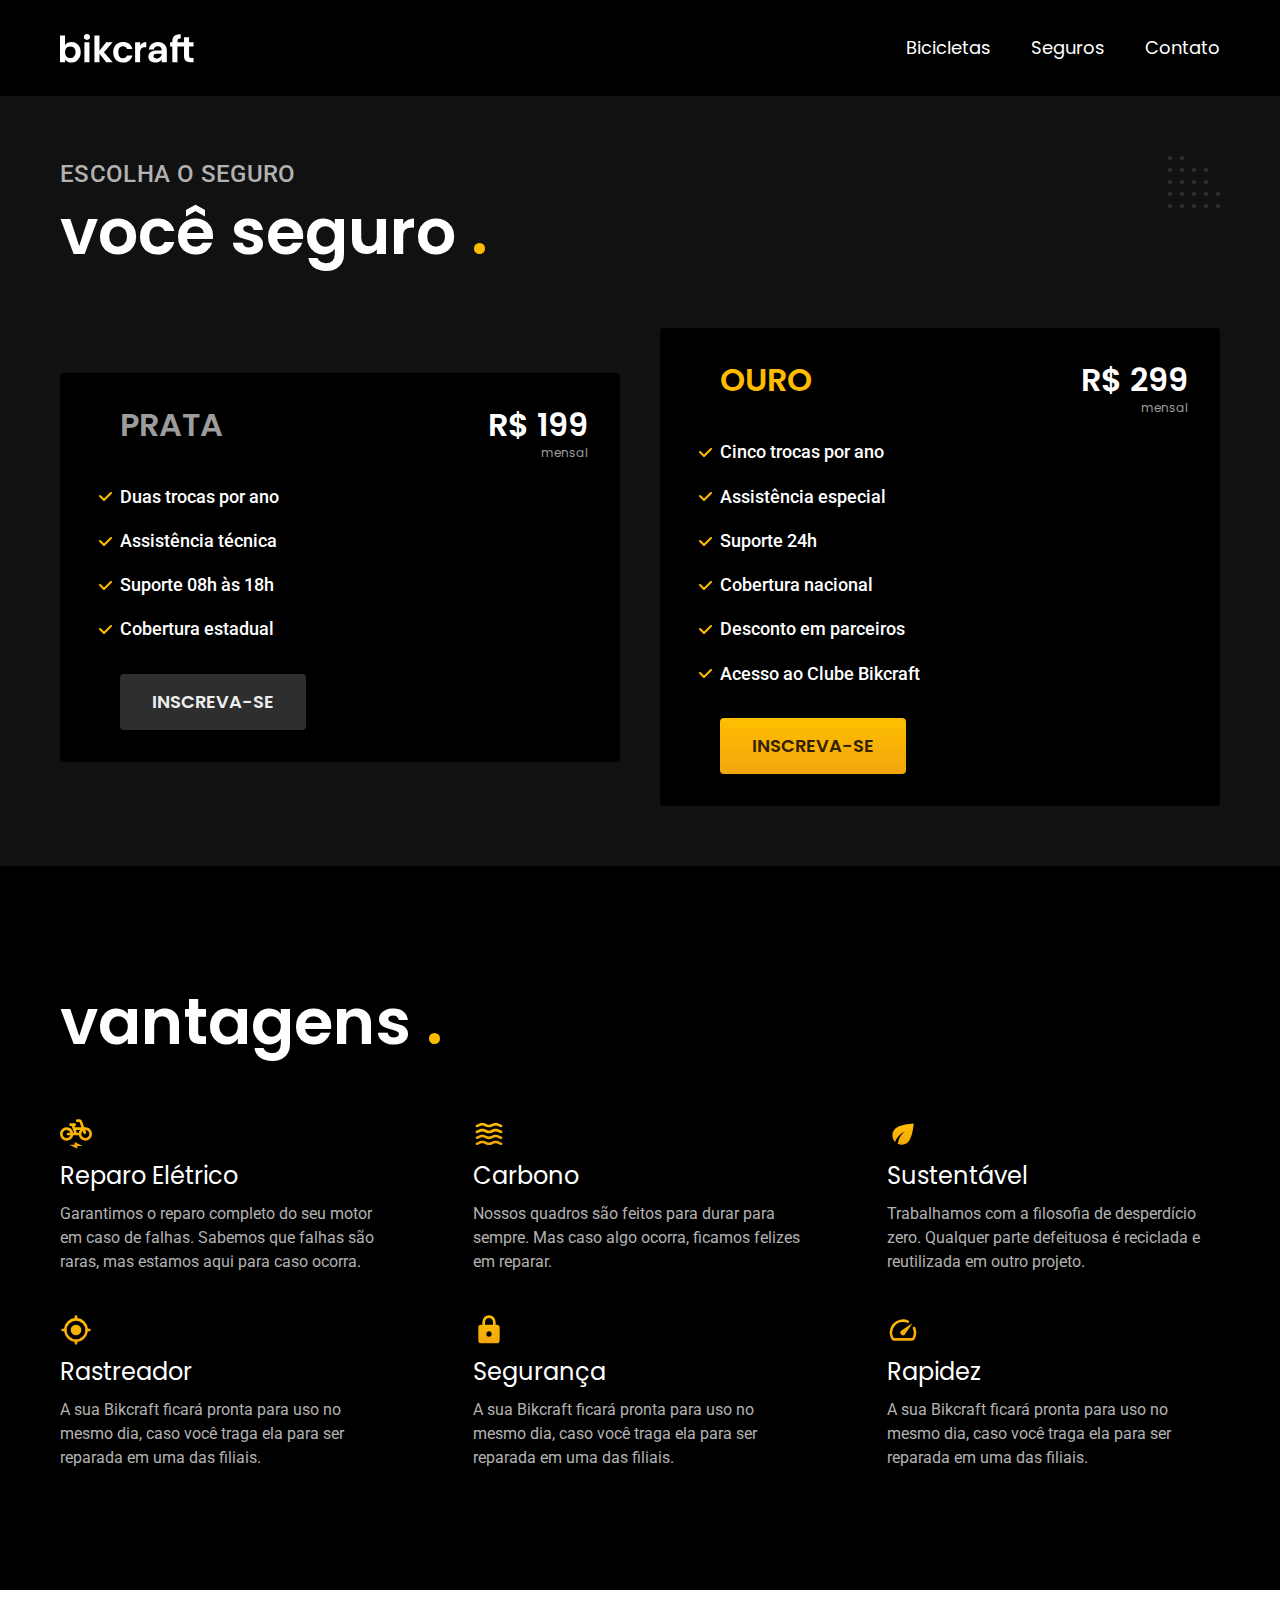
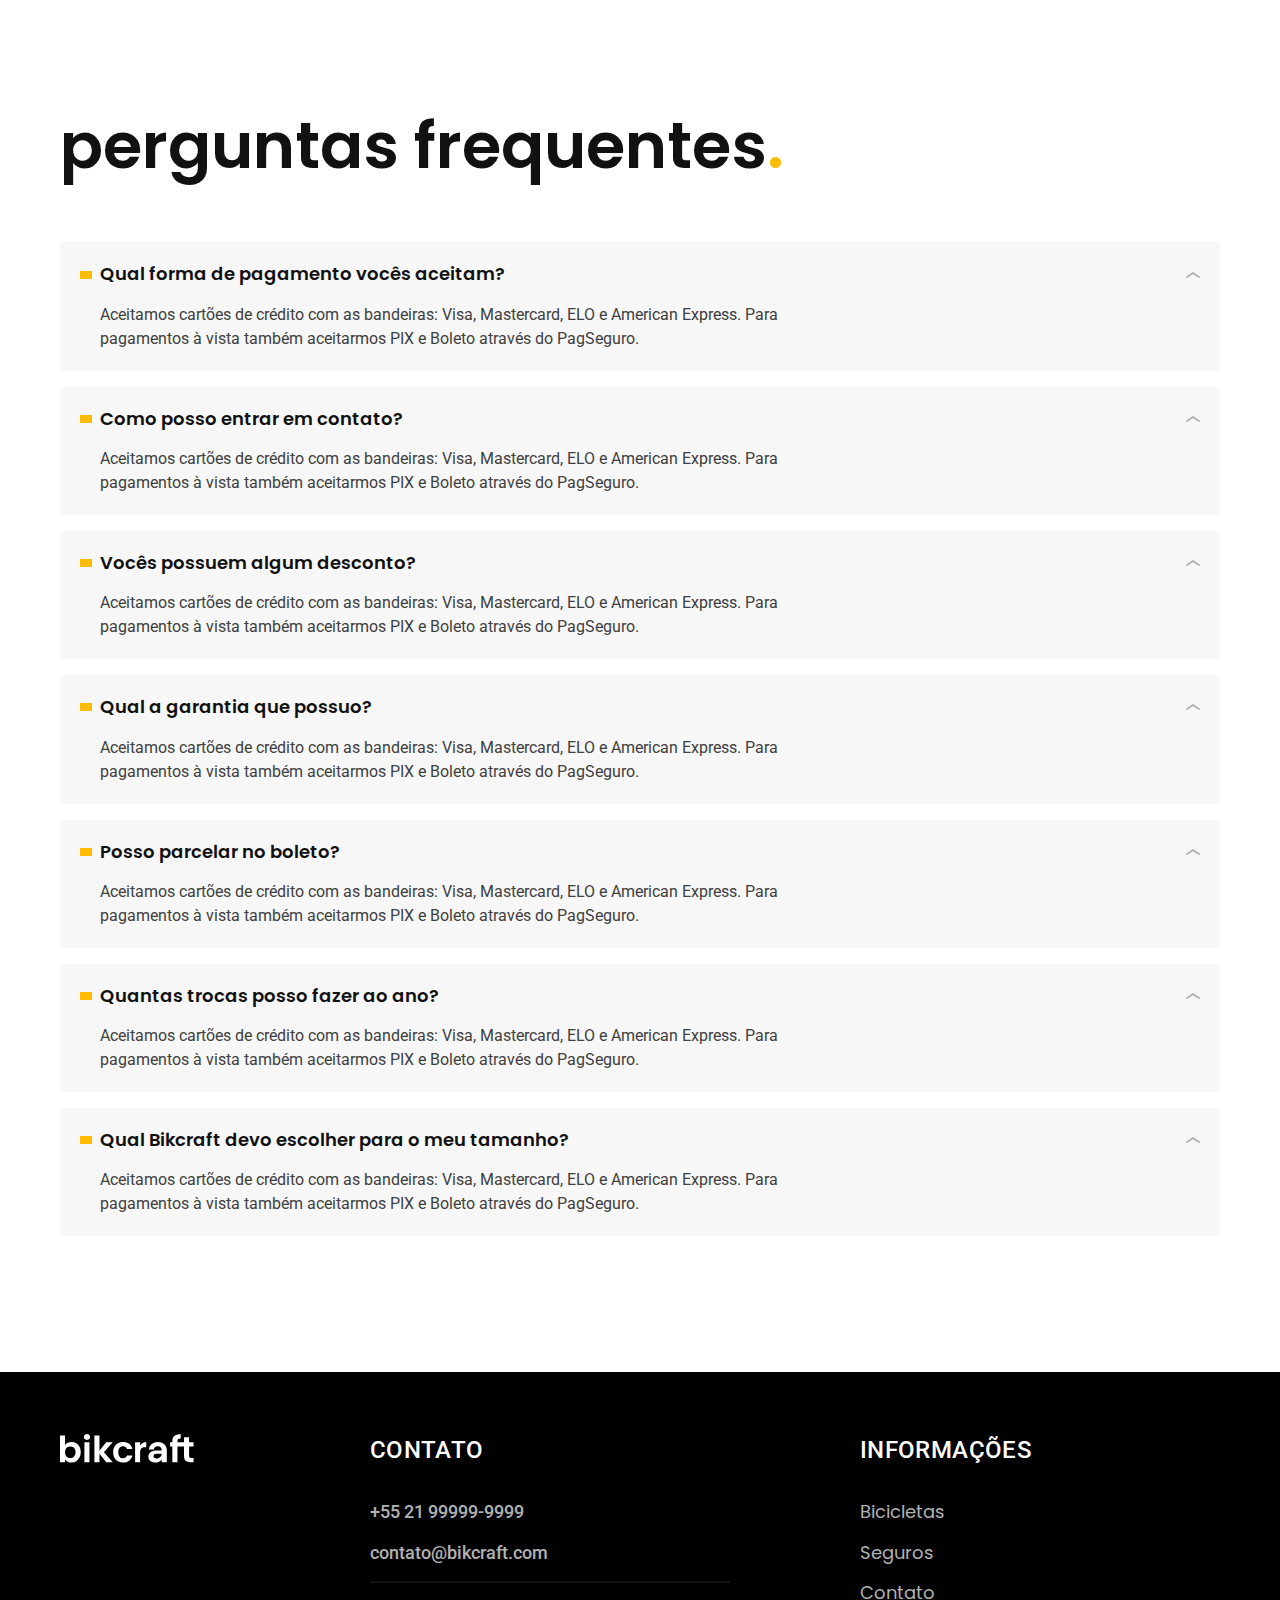
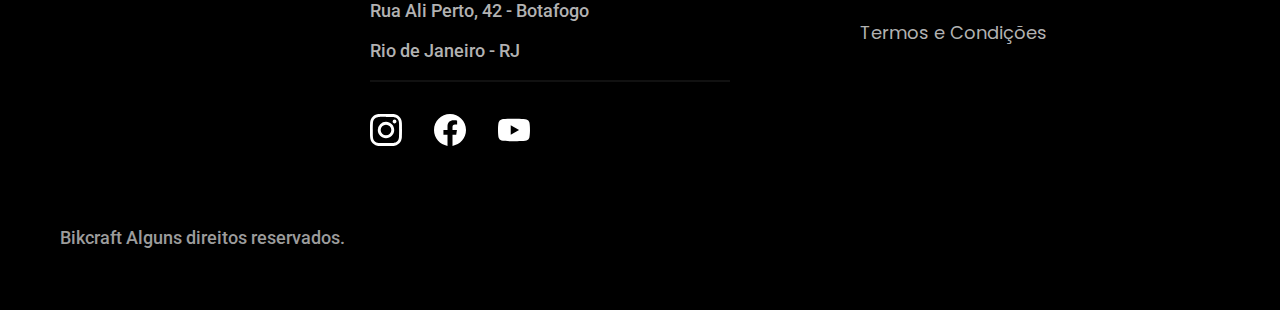
<file: seguros.html>
<!DOCTYPE html>
<html lang="pt-br">
<head>
  <meta charset="UTF-8">
  <meta name="viewport" content="width=device-width, initial-scale=1.0">
  <title>Seguros | Bikcraft</title>
  <meta name="description" content="Termos e condições.">
    <link rel="preload" href="./css/style.css" as="style">
  <link rel="stylesheet" href="./css/style.css">

  <link rel="preconnect" href="https://fonts.googleapis.com">
  <link rel="preconnect" href="https://fonts.gstatic.com" crossorigin>
  <link href="https://fonts.googleapis.com/css2?family=Merriweather:ital,wght@1,900&family=Poppins:wght@400;600&family=Roboto:wght@400;500&display=swap" rel="stylesheet">
</head>

<body id="seguros">
  <header class="header-bg">
    <div class="header container">
      <a href="./"><img src="./img/bikcraft.svg" alt="Bikcraft"></a>
      <nav aria-label="primaria">
        <ul class="header-menu font-1-m cor-0">
          <li><a href="./bicicletas.html">Bicicletas</a></li>
          <li><a href="./seguros.html">Seguros</a></li>
          <li><a href="./contato.html">Contato</a></li>
        </ul>
      </nav>
    </div>
  </header>

  <main class="seguros-bg">
    <div class="titulo-bg">
      <div class="titulo container">
        <p class="font-2-l-b cor-5">Escolha o seguro</p>
        <h1 class="font-1-xxl cor-0">você seguro <span class="cor-p1">.</span></h1>
      </div>
    </div>

      <div class="seguros container">
        <div class="seguros-item">
          <h3 class="font-1-xl cor-6">PRATA</h3>
          <span class="font-1-xl cor-0">R$ 199 <span class="font-1-xs cor-6">mensal</span> </span>
          <ul class="font-2-m cor-0">
            <li>Duas trocas por ano</li>
            <li>Assistência técnica</li>
            <li>Suporte 08h às 18h</li>
            <li>Cobertura estadual</li>
          </ul>
          <a class="botao secundario" href="./orcamento.html">Inscreva-se</a>
        </div>
  
        <div class="seguros-item">
          <h3 class="font-1-xl cor-p1">OURO</h3>
          <span class="font-1-xl cor-0">R$ 299 <span class="font-1-xs cor-6">mensal</span> </span>
          <ul class="font-2-m cor-0">
            <li>Cinco trocas por ano</li>
            <li>Assistência especial</li>
            <li>Suporte 24h</li>
            <li>Cobertura nacional</li>
            <li>Desconto em parceiros</li>
            <li>Acesso ao Clube Bikcraft</li>
          </ul>
          <a class="botao" href="./orcamento.html">Inscreva-se</a>
        </div>
      </div>
  </main>

  <article class="vantagens-bg">
    <div class="vantagens container">
      <h2 class="font-1-xxl cor-0">vantagens <span class="cor-p1">.</span></h2>
      <ul>
        <li>
          <img src="./img/icones/eletrica.svg" alt="">
          <h3 class="font-1-l cor-0">Reparo Elétrico</h3>
          <p class="font-2-s cor-5">Garantimos o reparo completo do seu motor em caso de falhas. Sabemos que falhas são raras, mas estamos aqui para caso ocorra.</p>
        </li>
        <li>
          <img src="./img/icones/carbono.svg" alt="">
          <h3 class="font-1-l cor-0">Carbono</h3>
          <p class="font-2-s cor-5">Nossos quadros são feitos para durar para sempre. Mas caso algo ocorra, ficamos felizes em reparar.</p>
        </li>
        <li>
          <img src="./img/icones/sustentavel.svg" alt="">
          <h3 class="font-1-l cor-0">Sustentável</h3>
          <p class="font-2-s cor-5">Trabalhamos com a filosofia de desperdício zero. Qualquer parte defeituosa é reciclada e reutilizada em outro projeto.</p>
        </li>
        <li>
          <img src="./img/icones/rastreador.svg" alt="">
          <h3 class="font-1-l cor-0">Rastreador</h3>
          <p class="font-2-s cor-5">A sua Bikcraft ficará pronta para uso no mesmo dia, caso você traga ela para ser reparada em uma das filiais.</p>
        </li>
        <li>
          <img src="./img/icones/seguro.svg" alt="">
          <h3 class="font-1-l cor-0">Segurança</h3>
          <p class="font-2-s cor-5">A sua Bikcraft ficará pronta para uso no mesmo dia, caso você traga ela para ser reparada em uma das filiais.</p>
        </li>
        <li>
          <img src="./img/icones/velocidade.svg" alt="">
          <h3 class="font-1-l cor-0">Rapidez</h3>
          <p class="font-2-s cor-5">A sua Bikcraft ficará pronta para uso no mesmo dia, caso você traga ela para ser reparada em uma das filiais.</p>
        </li>
      </ul>
    </div>
  </article>

  <article class="perguntas container">
    <h2 class="font-1-xxl">perguntas frequentes<span class="cor-p1">.</span></h2>
    <dl>
      <div>
        <dt class="font-1-m-b">Qual forma de pagamento vocês aceitam?</dt>
        <dd class="font-2-s cor-9">Aceitamos cartões de crédito com as bandeiras: Visa, Mastercard, ELO e American Express. Para pagamentos à vista também aceitarmos PIX e Boleto através do PagSeguro.</dd>
      </div>
    </dl>
    <dl>
      <div>
        <dt class="font-1-m-b">Como posso entrar em contato?</dt>
        <dd class="font-2-s cor-9">Aceitamos cartões de crédito com as bandeiras: Visa, Mastercard, ELO e American Express. Para pagamentos à vista também aceitarmos PIX e Boleto através do PagSeguro.</dd>
      </div>
    </dl>
    <dl>
      <div>
        <dt class="font-1-m-b">Vocês possuem algum desconto?</dt>
        <dd class="font-2-s cor-9">Aceitamos cartões de crédito com as bandeiras: Visa, Mastercard, ELO e American Express. Para pagamentos à vista também aceitarmos PIX e Boleto através do PagSeguro.</dd>
      </div>
    </dl>
    <dl>
      <div>
        <dt class="font-1-m-b">Qual a garantia que possuo?</dt>
        <dd class="font-2-s cor-9">Aceitamos cartões de crédito com as bandeiras: Visa, Mastercard, ELO e American Express. Para pagamentos à vista também aceitarmos PIX e Boleto através do PagSeguro.</dd>
      </div>
    </dl>
    <dl>
      <div>
        <dt class="font-1-m-b">Posso parcelar no boleto?</dt>
        <dd class="font-2-s cor-9">Aceitamos cartões de crédito com as bandeiras: Visa, Mastercard, ELO e American Express. Para pagamentos à vista também aceitarmos PIX e Boleto através do PagSeguro.</dd>
      </div>
    </dl>
    <dl>
      <div>
        <dt class="font-1-m-b">Quantas trocas posso fazer ao ano?</dt>
        <dd class="font-2-s cor-9">Aceitamos cartões de crédito com as bandeiras: Visa, Mastercard, ELO e American Express. Para pagamentos à vista também aceitarmos PIX e Boleto através do PagSeguro.</dd>
      </div>
    </dl>
    <dl>
      <div>
        <dt class="font-1-m-b">Qual Bikcraft devo escolher para o meu tamanho?</dt>
        <dd class="font-2-s cor-9">Aceitamos cartões de crédito com as bandeiras: Visa, Mastercard, ELO e American Express. Para pagamentos à vista também aceitarmos PIX e Boleto através do PagSeguro.</dd>
      </div>
    </dl>
    
  </article>

  <footer class="footer-bg">
    <div class="footer container">
      <img src="./img/bikcraft.svg" alt="Bikcraft">
      <div class="footer-contato">
        <h3 class="font-2-l-b cor-0">Contato</h3>
        <ul class="font-2-m cor-5">
          <li><a href="tel:+5521999999999">+55 21 99999-9999</a></li>
          <li><a href="mailto:contato@bikcraft.com">contato@bikcraft.com</a></li>
          <li>Rua Ali Perto, 42 - Botafogo</li>
          <li>Rio de Janeiro - RJ</li>
        </ul>
        <div class="footer-redes">
          <a href="./">
            <img src="./img/redes/instagram.svg" alt="Instagram">
          </a>
          <a href="./">
            <img src="./img/redes/facebook.svg" alt="Facebook">
          </a>
          <a href="./">
            <img src="./img/redes/youtube.svg" alt="Youtube">
          </a>
        </div>
      </div>
      <div class="footer-informacoes">
        <h3 class="font-2-l-b cor-0">Informações</h3>
        <nav>
          <ul class="font-1-m cor-5">
            <li><a href="./bicicletas.html">Bicicletas</a></li>
            <li><a href="./seguros.html">Seguros</a></li>
            <li><a href="./contato.html">Contato</a></li>
            <li><a href="./termos.html">Termos e Condições</a></li>
          </ul>
        </nav>
      </div>
      <p class="footer-copy font-2-m cor-6">Bikcraft Alguns direitos reservados.</p>
    </div>
  </footer>
</body>
</html>
</file>
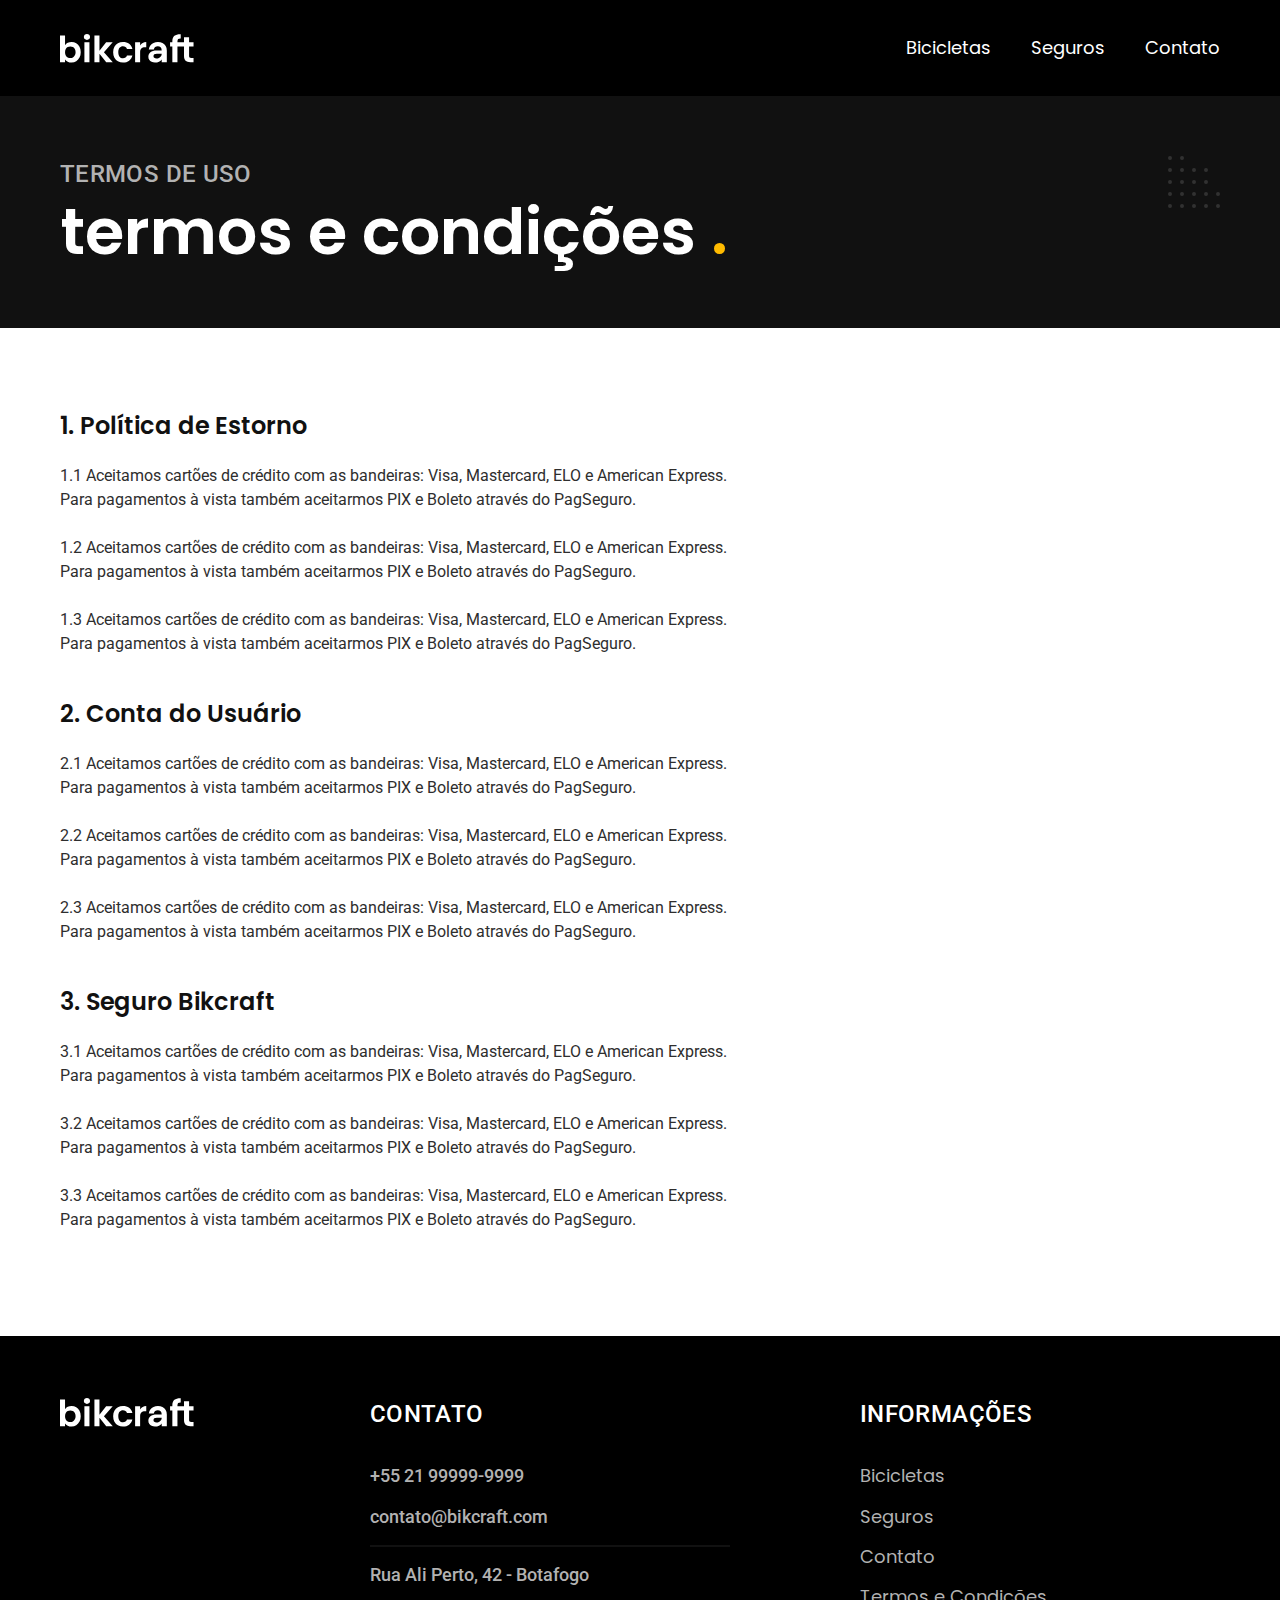
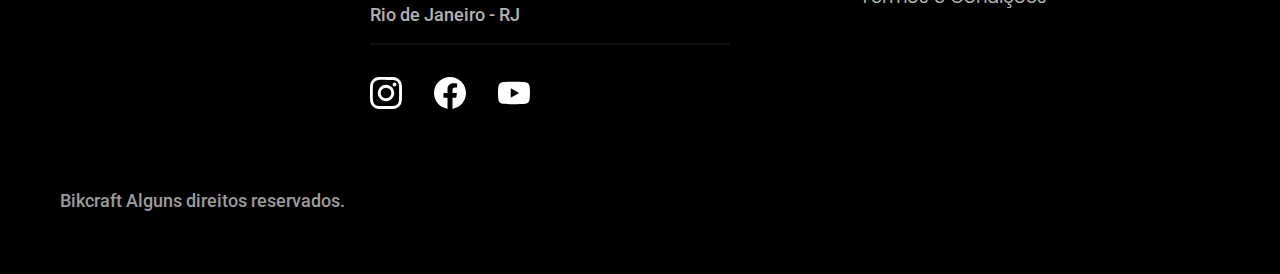
<file: termos.html>
<!DOCTYPE html>
<html lang="pt-br">
<head>
  <meta charset="UTF-8">
  <meta name="viewport" content="width=device-width, initial-scale=1.0">
  <title>Termos e Condições | Bikcraft</title>
  <meta name="description" content="Termos e condições.">
    <link rel="preload" href="./css/style.css" as="style">
  <link rel="stylesheet" href="./css/style.css">

  <link rel="preconnect" href="https://fonts.googleapis.com">
  <link rel="preconnect" href="https://fonts.gstatic.com" crossorigin>
  <link href="https://fonts.googleapis.com/css2?family=Merriweather:ital,wght@1,900&family=Poppins:wght@400;600&family=Roboto:wght@400;500&display=swap" rel="stylesheet">
</head>

<body id="termos">
  <header class="header-bg">
    <div class="header container">
      <a href="./"><img src="./img/bikcraft.svg" alt="Bikcraft"></a>
      <nav aria-label="primaria">
        <ul class="header-menu font-1-m cor-0">
          <li><a href="./bicicletas.html">Bicicletas</a></li>
          <li><a href="./seguros.html">Seguros</a></li>
          <li><a href="./contato.html">Contato</a></li>
        </ul>
      </nav>
    </div>
  </header>

  <main>
    <div class="titulo-bg">
      <div class="titulo container">
        <p class="font-2-l-b cor-5">Termos de uso</p>
        <h1 class="font-1-xxl cor-0">termos e condições <span class="cor-p1">.</span></h1>
      </div>
    </div>

    <div class="termos font-2-s cor-10 container">
      <h2 class="font-1-l cor-11">1. Política de Estorno</h2>
      <p>1.1 Aceitamos cartões de crédito com as bandeiras: Visa, Mastercard, ELO e American Express. Para pagamentos à vista também aceitarmos PIX e Boleto através do PagSeguro.</p>
      <p>1.2 Aceitamos cartões de crédito com as bandeiras: Visa, Mastercard, ELO e American Express. Para pagamentos à vista também aceitarmos PIX e Boleto através do PagSeguro.</p>
      <p>1.3 Aceitamos cartões de crédito com as bandeiras: Visa, Mastercard, ELO e American Express. Para pagamentos à vista também aceitarmos PIX e Boleto através do PagSeguro.</p>

      <h2 class="font-1-l cor-11">2. Conta do Usuário</h2>
      <p>2.1 Aceitamos cartões de crédito com as bandeiras: Visa, Mastercard, ELO e American Express. Para pagamentos à vista também aceitarmos PIX e Boleto através do PagSeguro.</p>
      <p>2.2 Aceitamos cartões de crédito com as bandeiras: Visa, Mastercard, ELO e American Express. Para pagamentos à vista também aceitarmos PIX e Boleto através do PagSeguro.</p>
      <p>2.3 Aceitamos cartões de crédito com as bandeiras: Visa, Mastercard, ELO e American Express. Para pagamentos à vista também aceitarmos PIX e Boleto através do PagSeguro.</p>

      <h2 class="font-1-l cor-11">3. Seguro Bikcraft</h2>
      <p>3.1 Aceitamos cartões de crédito com as bandeiras: Visa, Mastercard, ELO e American Express. Para pagamentos à vista também aceitarmos PIX e Boleto através do PagSeguro.</p>
      <p>3.2 Aceitamos cartões de crédito com as bandeiras: Visa, Mastercard, ELO e American Express. Para pagamentos à vista também aceitarmos PIX e Boleto através do PagSeguro.</p>
      <p>3.3 Aceitamos cartões de crédito com as bandeiras: Visa, Mastercard, ELO e American Express. Para pagamentos à vista também aceitarmos PIX e Boleto através do PagSeguro.</p>
    </div>
  </main>

  <footer class="footer-bg">
    <div class="footer container">
      <img src="./img/bikcraft.svg" alt="Bikcraft">
      <div class="footer-contato">
        <h3 class="font-2-l-b cor-0">Contato</h3>
        <ul class="font-2-m cor-5">
          <li><a href="tel:+5521999999999">+55 21 99999-9999</a></li>
          <li><a href="mailto:contato@bikcraft.com">contato@bikcraft.com</a></li>
          <li>Rua Ali Perto, 42 - Botafogo</li>
          <li>Rio de Janeiro - RJ</li>
        </ul>
        <div class="footer-redes">
          <a href="./">
            <img src="./img/redes/instagram.svg" alt="Instagram">
          </a>
          <a href="./">
            <img src="./img/redes/facebook.svg" alt="Facebook">
          </a>
          <a href="./">
            <img src="./img/redes/youtube.svg" alt="Youtube">
          </a>
        </div>
      </div>
      <div class="footer-informacoes">
        <h3 class="font-2-l-b cor-0">Informações</h3>
        <nav>
          <ul class="font-1-m cor-5">
            <li><a href="./bicicletas.html">Bicicletas</a></li>
            <li><a href="./seguros.html">Seguros</a></li>
            <li><a href="./contato.html">Contato</a></li>
            <li><a href="./termos.html">Termos e Condições</a></li>
          </ul>
        </nav>
      </div>
      <p class="footer-copy font-2-m cor-6">Bikcraft Alguns direitos reservados.</p>
    </div>
  </footer>
</body>
</html>
</file>
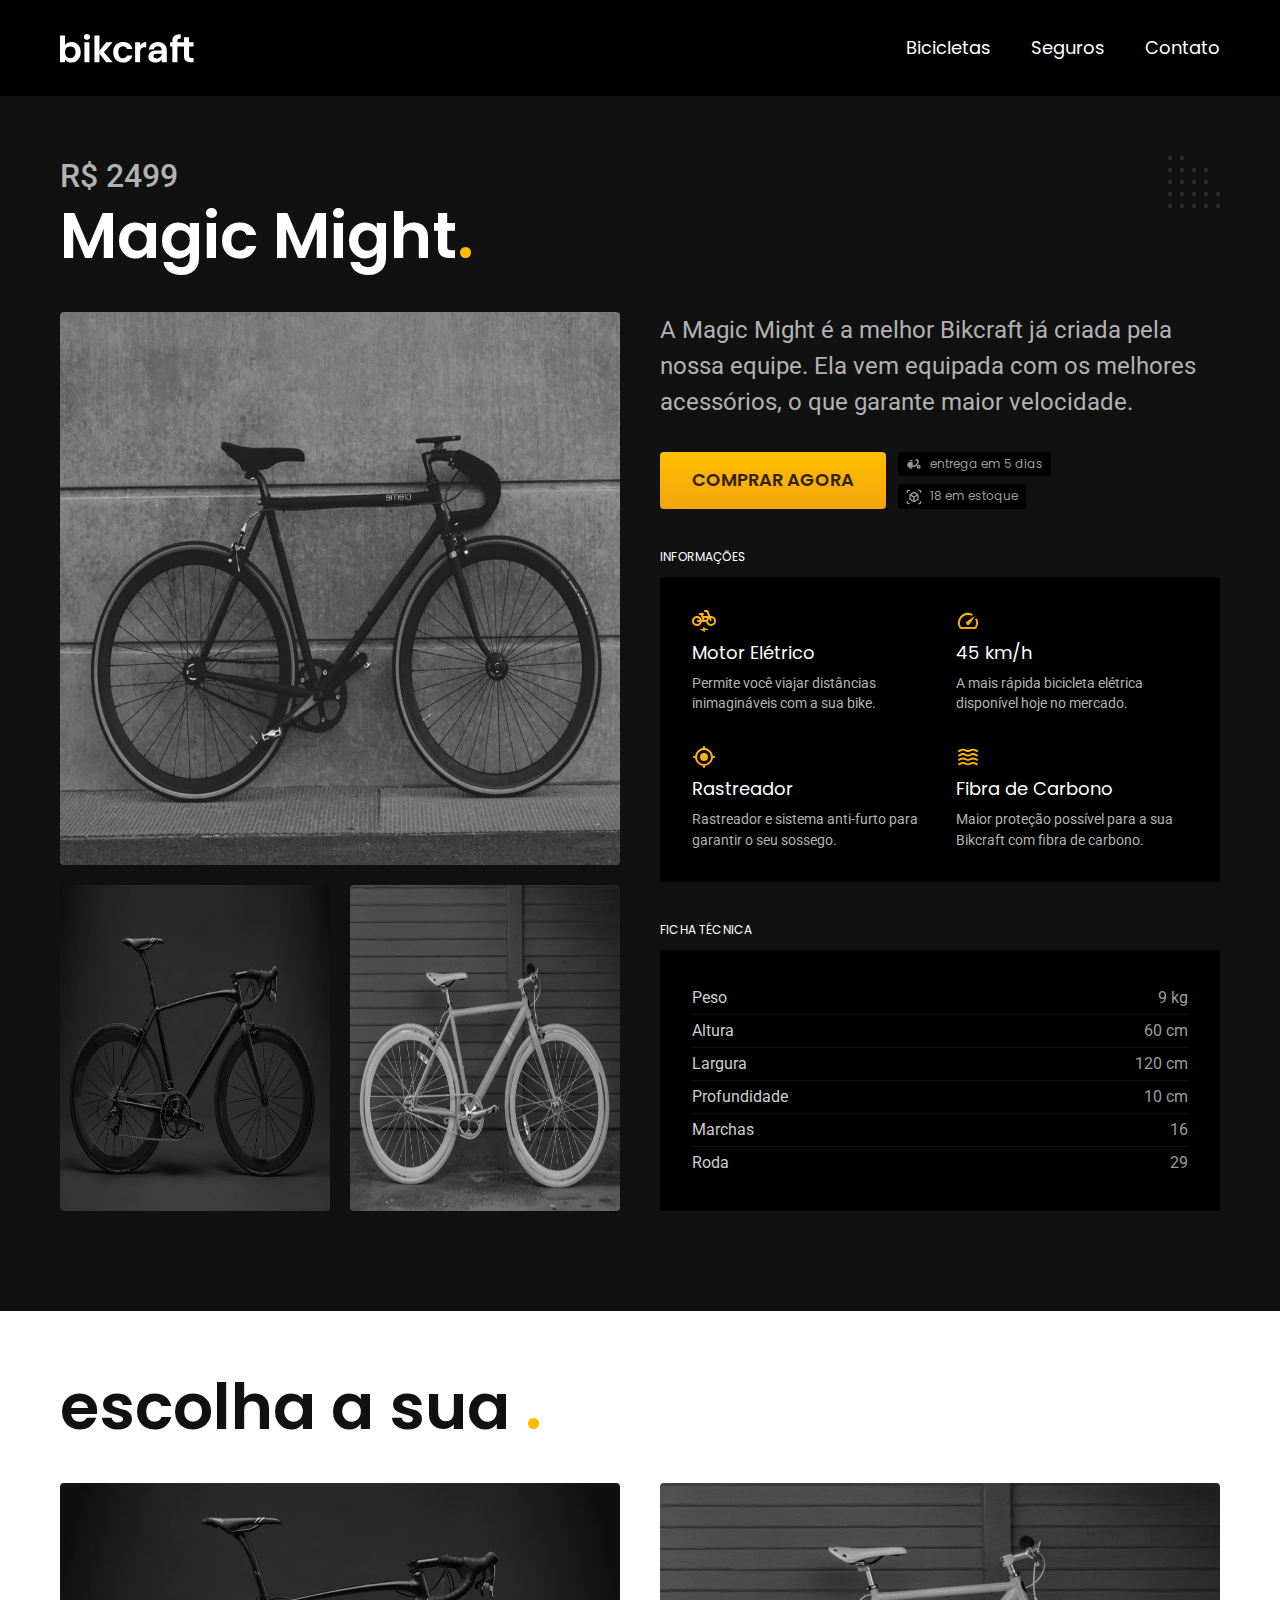
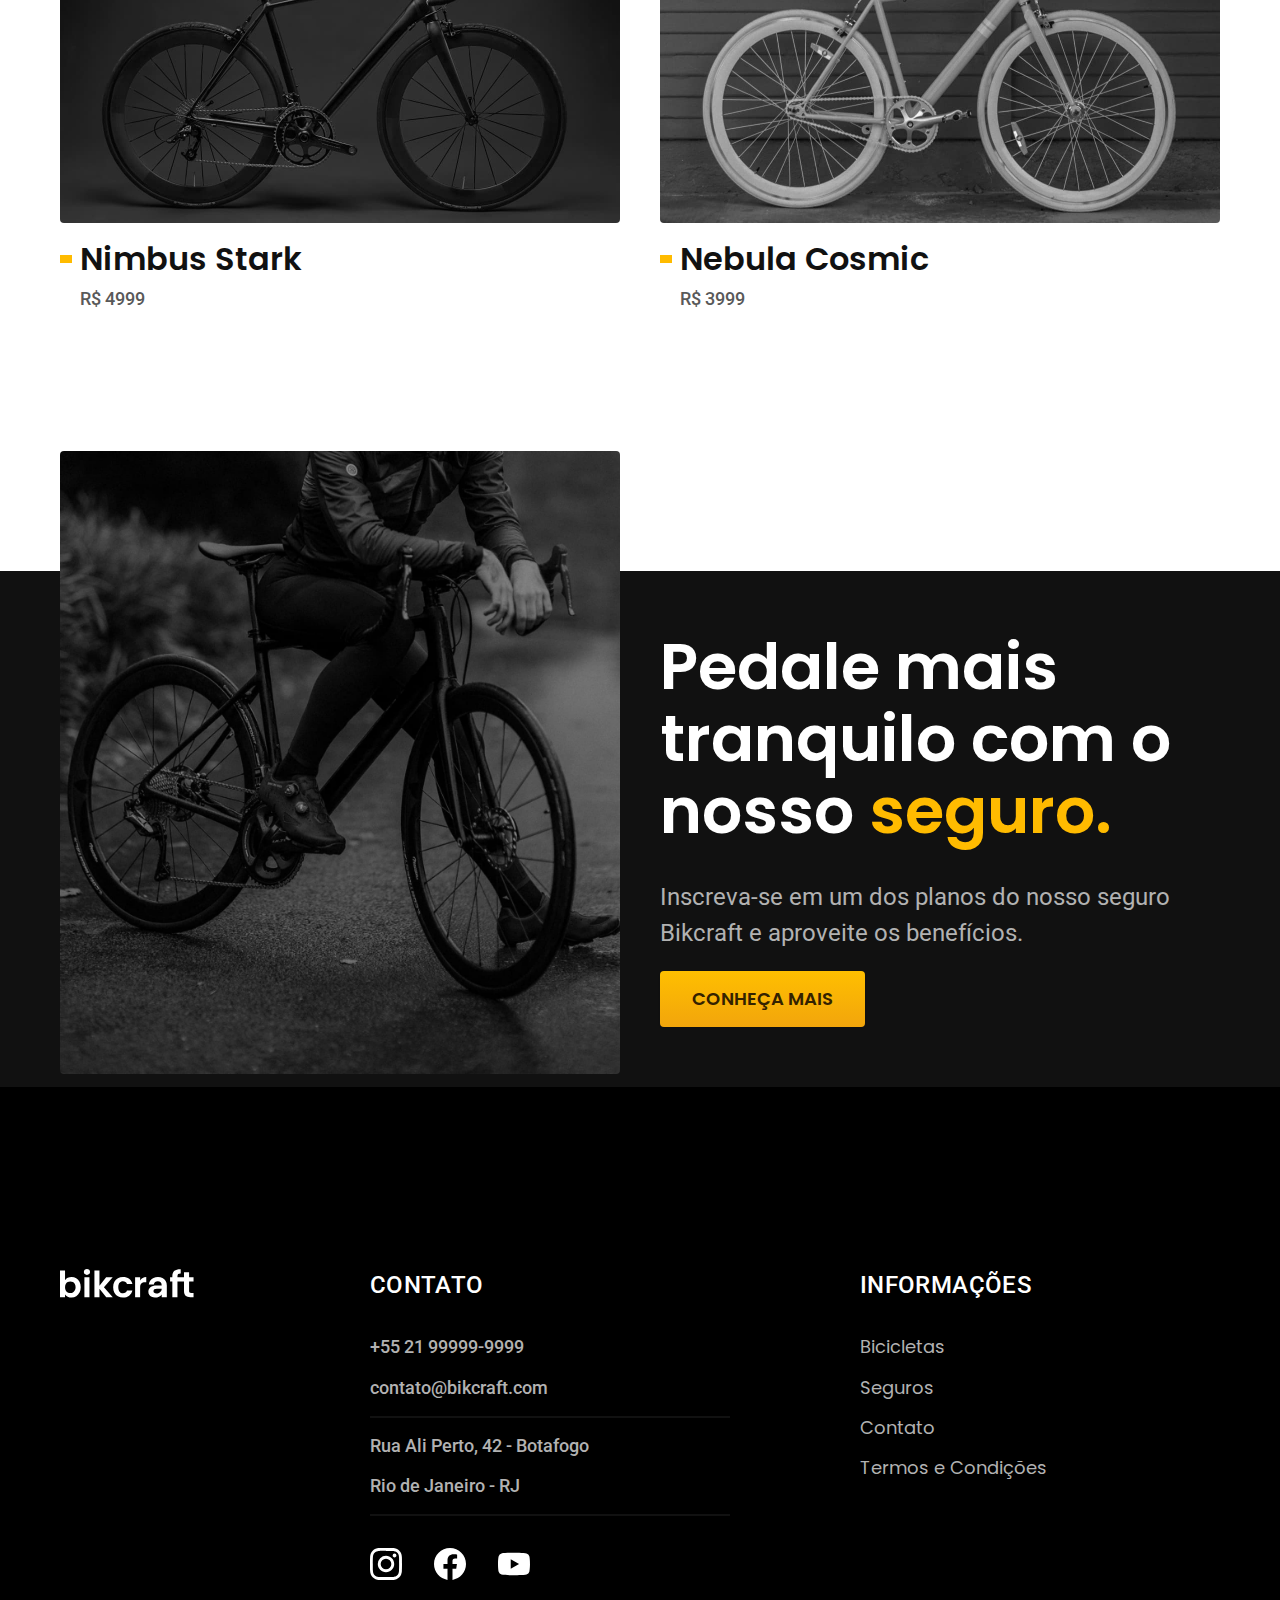
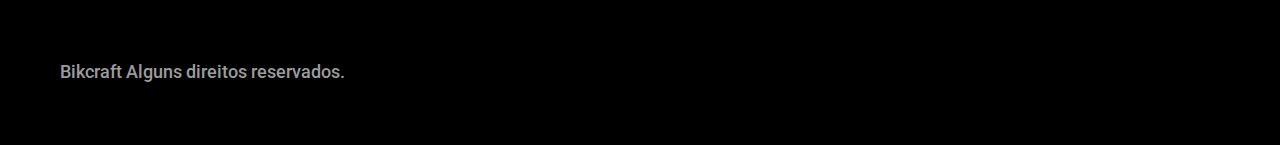
<file: bicicletas/magic.html>
<!DOCTYPE html>
<html lang="pt-br">
<head>
  <meta charset="UTF-8">
  <meta name="viewport" content="width=device-width, initial-scale=1.0">
  <title>Magic | Bikcraft</title>
  <meta name="description" content="Termos e condições.">
  <link rel="stylesheet" href="../css/style.css">

  <link rel="preconnect" href="https://fonts.googleapis.com">
  <link rel="preconnect" href="https://fonts.gstatic.com" crossorigin>
  <link href="https://fonts.googleapis.com/css2?family=Merriweather:ital,wght@1,900&family=Poppins:wght@400;600&family=Roboto:wght@400;500&display=swap" rel="stylesheet">
</head>

<body id="bicicleta">
  <header class="header-bg">
    <div class="header container">
      <a href="../"><img src="../img/bikcraft.svg" alt="Bikcraft"></a>
      <nav aria-label="primaria">
        <ul class="header-menu font-1-m cor-0">
          <li><a href="../bicicletas.html">Bicicletas</a></li>
          <li><a href="../seguros.html">Seguros</a></li>
          <li><a href="../contato.html">Contato</a></li>
        </ul>
      </nav>
    </div>
  </header>

  <main class="titulo-bg">
    <div>
      <div class="titulo container">
        <p class="font-2-xl cor-5">R$ 2499</p>
        <h1 class="font-1-xxl cor-0">Magic Might<span class="cor-p1">.</span></h1>
      </div>
    </div>
    <div class="bicicleta container">
      <div class="bicicleta-imagens">
        <img src="../img/bicicleta/nimbus2.jpg" alt="">
        <img src="../img/bicicleta/nimbus1.jpg" alt="">
        <img src="../img/bicicleta/nimbus3.jpg" alt="">
      </div>
      <div class="bicicleta-conteudo">
        <p class="font-2-l cor-5">A Magic Might é a melhor Bikcraft já criada pela nossa equipe. Ela vem equipada com os melhores acessórios, o que garante maior velocidade.</p>
        <div class="bicicleta-comprar">
          <a class="botao" href="../orcamento.html">Comprar Agora</a>
          <span class="font-1-xs cor-6"><img src="../img/icones/entrega.svg" alt=""> entrega em 5 dias</span>
          <span class="font-1-xs cor-6"><img src="../img/icones/estoque.svg" alt=""> 18 em estoque</span>
        </div>
      
      <h2 class="font-1-xs cor-0">Informações</h2>
      <ul class="bicicleta-informacoes">
        <li>
          <img src="../img/icones/eletrica.svg" alt="">
          <h3 class="font-1-m cor-0">Motor Elétrico</h3>
          <p class="font-2-xs cor-5">Permite você viajar distâncias inimagináveis com a sua bike.</p>
        </li>
        <li>
          <img src="../img/icones/velocidade.svg" alt="">
          <h3 class="font-1-m cor-0">45 km/h</h3>
          <p class="font-2-xs cor-5">A mais rápida bicicleta elétrica disponível hoje no mercado.</p>
        </li>
        <li>
          <img src="../img/icones/rastreador.svg" alt="">
          <h3 class="font-1-m cor-0">Rastreador</h3>
          <p class="font-2-xs cor-5">Rastreador e sistema anti-furto para garantir o seu sossego.</p>
        </li>
        <li>
          <img src="../img/icones/carbono.svg" alt="">
          <h3 class="font-1-m cor-0">Fibra de Carbono</h3>
          <p class="font-2-xs cor-5">Maior proteção possível para a sua Bikcraft com fibra de carbono.</p>
        </li>
      </ul>
      <h2 class="font-1-xs cor-0">Ficha Técnica</h2>
      <ul class="bicicleta-ficha font-2-s cor-4">
        <li>Peso <span>9 kg</span></li>
        <li>Altura <span>60 cm</span></li>
        <li>Largura <span>120 cm</span></li>
        <li>Profundidade <span>10 cm</span></li>
        <li>Marchas <span>16</span></li>
        <li>Roda <span>29</span></li>
      </ul>
    </div>
    </div>
  </main>
  <article class="bicicletas-lista container">
    <h2 class="font-1-xxl">escolha a sua <span class="cor-p1">.</span></h2>

    <ul>
      <li>
        <a href="./nimbus.html">
          <img src="../img/bicicletas/nimbus.jpg" alt="Bicicleta preta">
          <h3 class="font-1-xl">Nimbus Stark</h3>
          <span class="font-2-m cor-8">R$ 4999</span>
        </a>
      </li>
      <li>
        <a href="./nebula.html">
          <img src="../img/bicicletas/nebula.jpg" alt="Bicicleta preta">
          <h3 class="font-1-xl">Nebula Cosmic</h3>
          <span class="font-2-m cor-8">R$ 3999</span>
        </a>
      </li>
    </ul>
  </article>

  <article class="seguro-bg">
    <div class="seguro container">
      <div class="seguro-imagem">
        <img src="../img/fotos/seguros.jpg" alt="Pessoa parada em cima de uma bicicleta.">
      </div>
      <div class="seguro-conteudo">
        <h2 class="font-1-xxl cor-0">Pedale mais tranquilo com o nosso <span class="cor-p1">seguro.</span></h2>
        <p class="font-2-l cor-5">
          Inscreva-se em um dos planos do nosso seguro Bikcraft e aproveite os benefícios.
        </p>
        <a class="botao" href="../seguros.html">Conheça Mais</a>
      </div>
    </div>
  </article>

  <footer class="footer-bg">
    <div class="footer container">
      <img src="../img/bikcraft.svg" alt="Bikcraft">
      <div class="footer-contato">
        <h3 class="font-2-l-b cor-0">Contato</h3>
        <ul class="font-2-m cor-5">
          <li><a href="tel:+5521999999999">+55 21 99999-9999</a></li>
          <li><a href="mailto:contato@bikcraft.com">contato@bikcraft.com</a></li>
          <li>Rua Ali Perto, 42 - Botafogo</li>
          <li>Rio de Janeiro - RJ</li>
        </ul>
        <div class="footer-redes">
          <a href="../">
            <img src="../img/redes/instagram.svg" alt="Instagram">
          </a>
          <a href="../">
            <img src="../img/redes/facebook.svg" alt="Facebook">
          </a>
          <a href="../">
            <img src="../img/redes/youtube.svg" alt="Youtube">
          </a>
        </div>
      </div>
      <div class="footer-informacoes">
        <h3 class="font-2-l-b cor-0">Informações</h3>
        <nav>
          <ul class="font-1-m cor-5">
            <li><a href="../bicicletas.html">Bicicletas</a></li>
            <li><a href="../seguros.html">Seguros</a></li>
            <li><a href="../contato.html">Contato</a></li>
            <li><a href="../termos.html">Termos e Condições</a></li>
          </ul>
        </nav>
      </div>
      <p class="footer-copy font-2-m cor-6">Bikcraft Alguns direitos reservados.</p>
    </div>
  </footer>
</body>
</html>
</file>
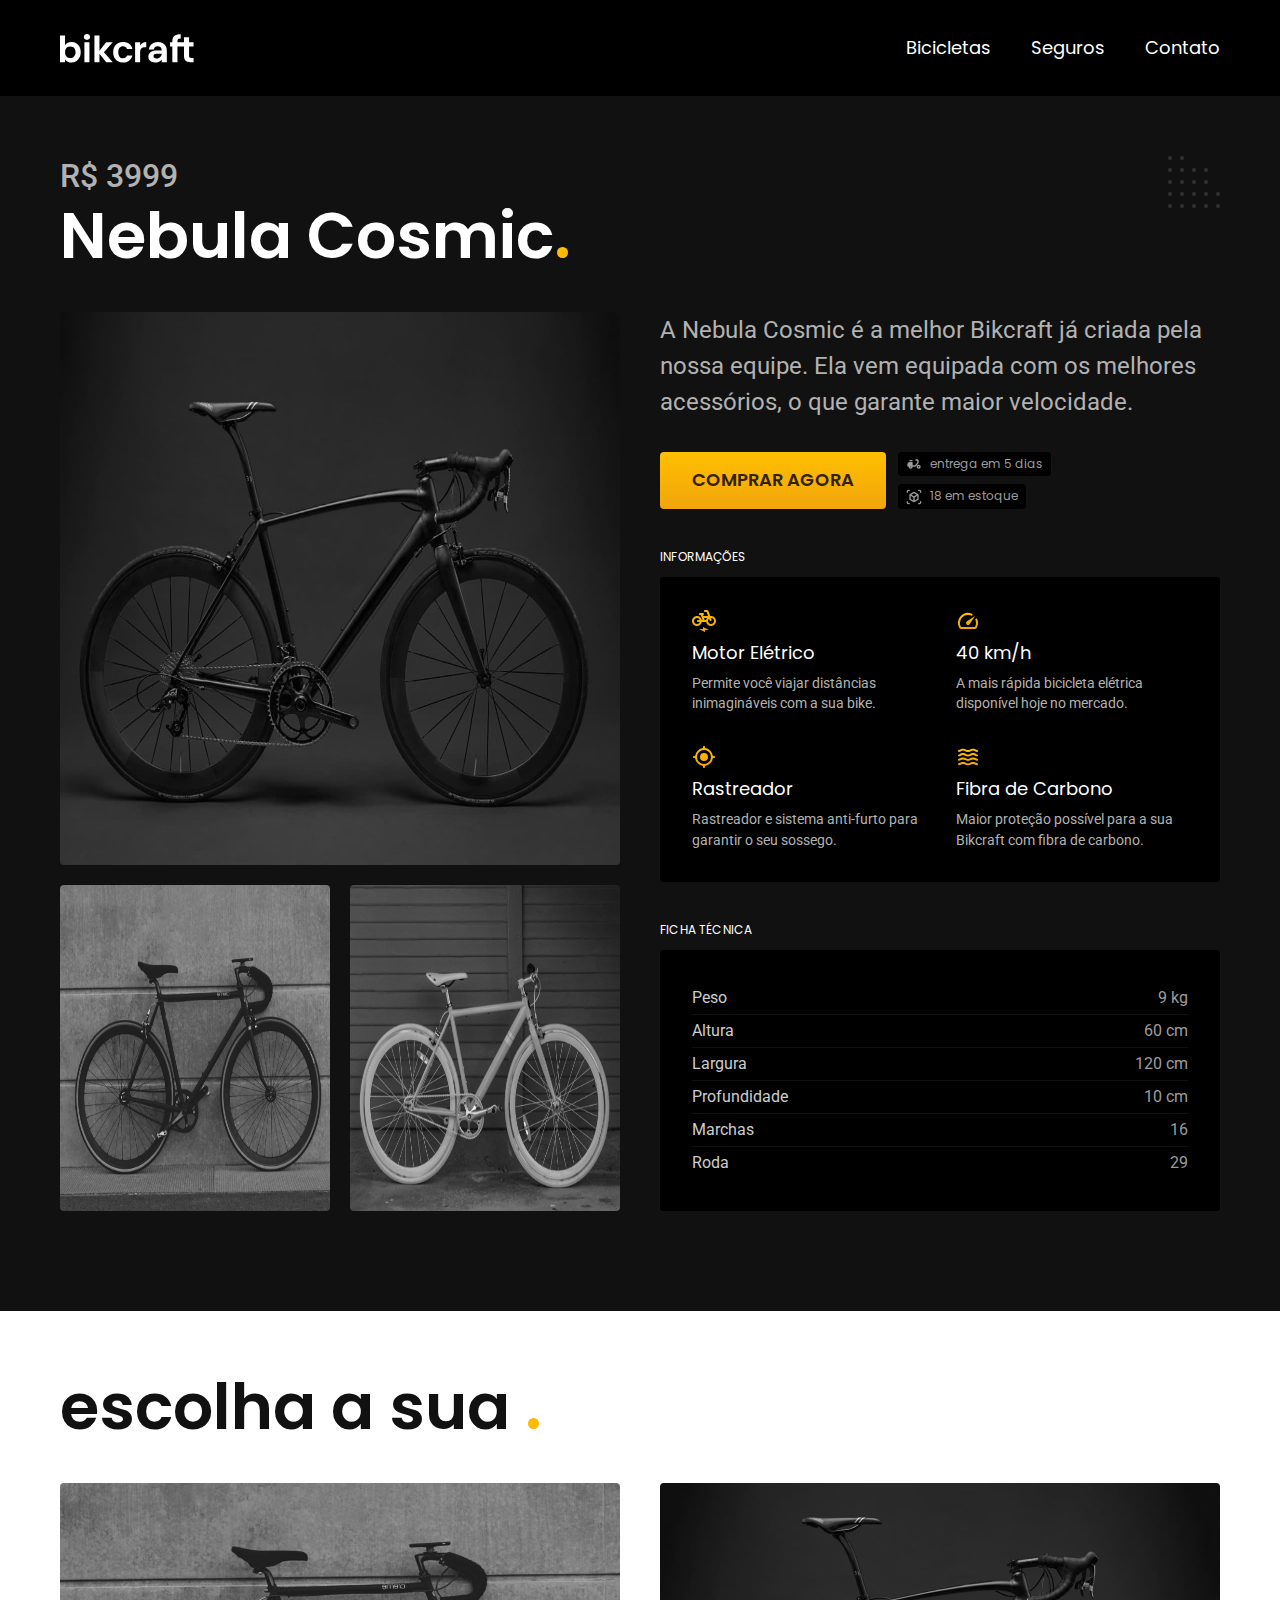
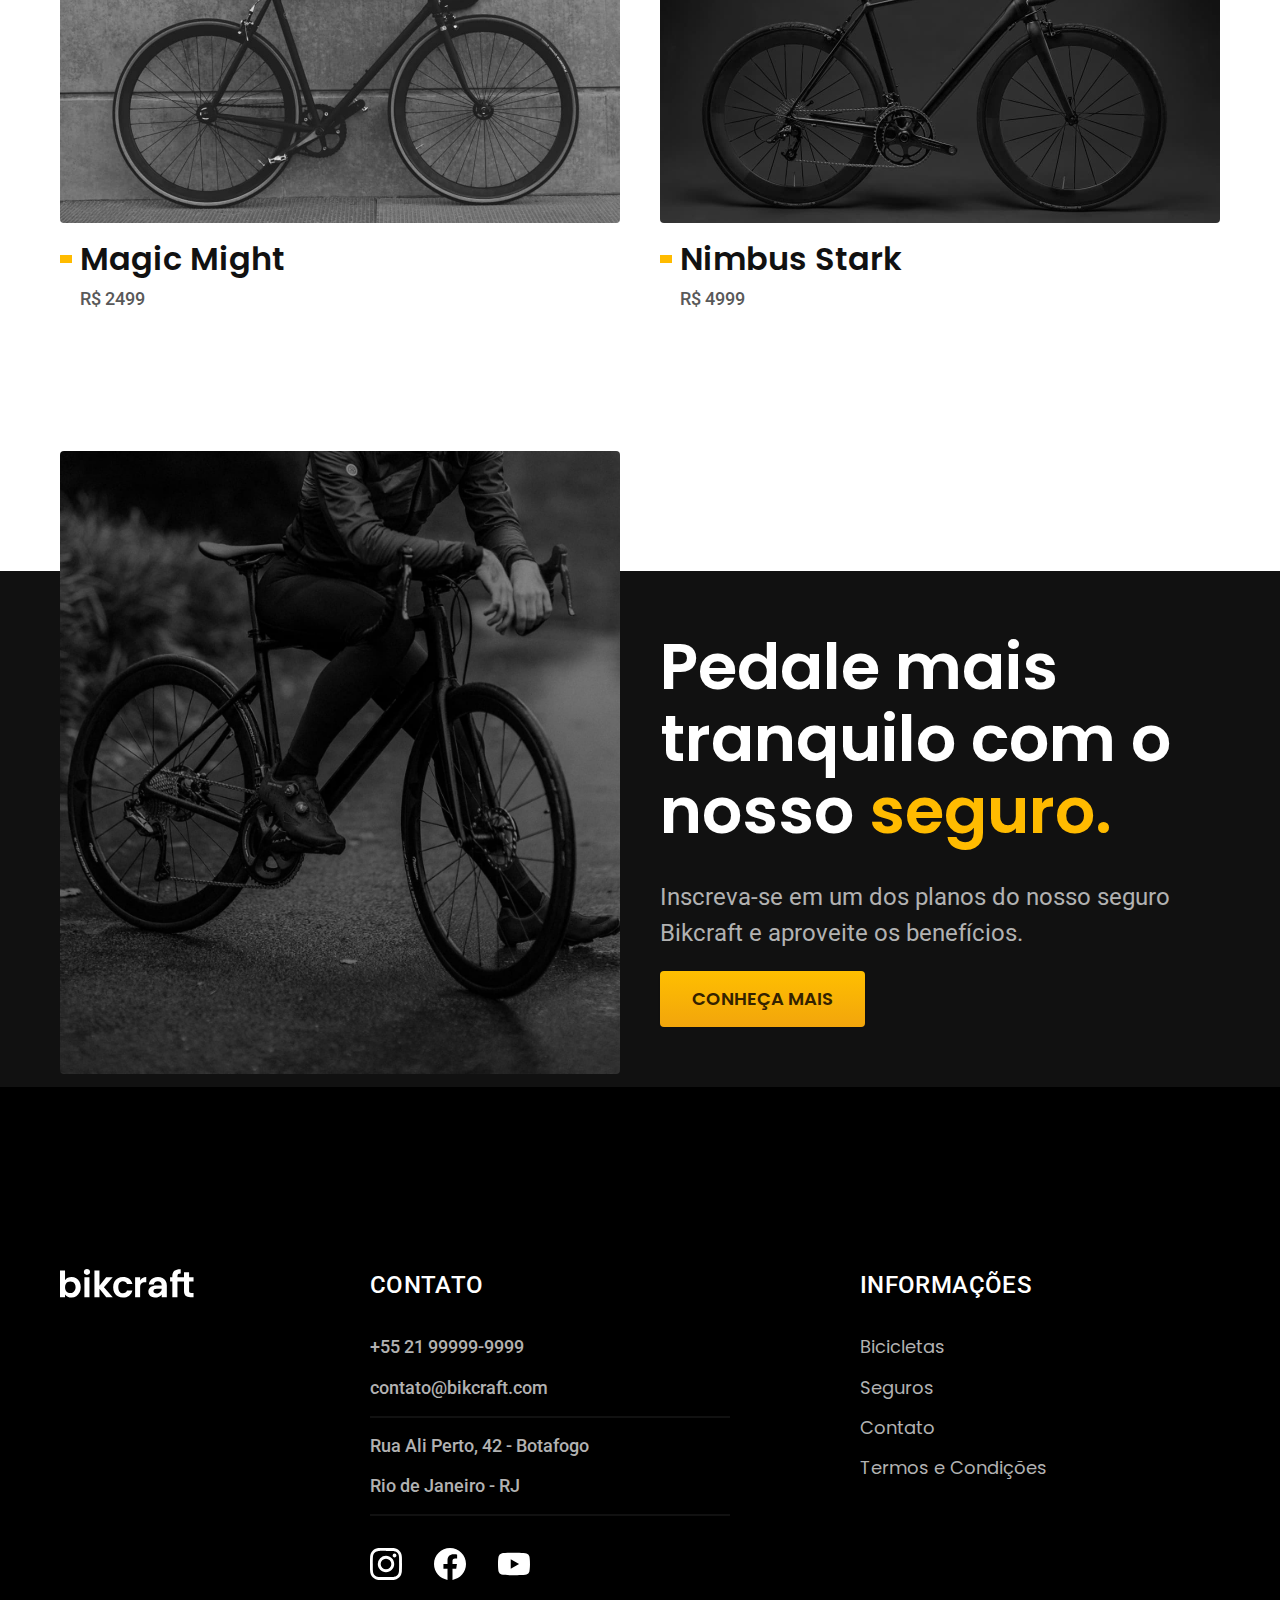
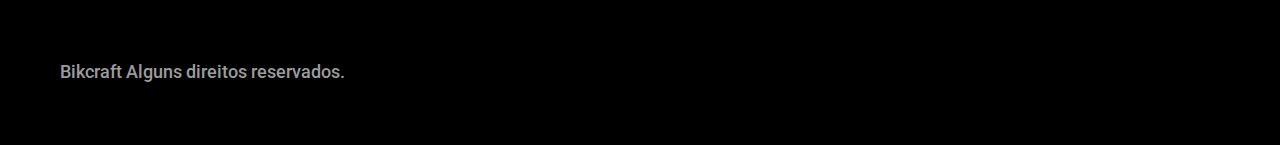
<file: bicicletas/nebula.html>
<!DOCTYPE html>
<html lang="pt-br">
<head>
  <meta charset="UTF-8">
  <meta name="viewport" content="width=device-width, initial-scale=1.0">
  <title>Nebula | Bikcraft</title>
  <meta name="description" content="Termos e condições.">
  <link rel="stylesheet" href="../css/style.css">

  <link rel="preconnect" href="https://fonts.googleapis.com">
  <link rel="preconnect" href="https://fonts.gstatic.com" crossorigin>
  <link href="https://fonts.googleapis.com/css2?family=Merriweather:ital,wght@1,900&family=Poppins:wght@400;600&family=Roboto:wght@400;500&display=swap" rel="stylesheet">
</head>

<body id="bicicleta">
  <header class="header-bg">
    <div class="header container">
      <a href="../"><img src="../img/bikcraft.svg" alt="Bikcraft"></a>
      <nav aria-label="primaria">
        <ul class="header-menu font-1-m cor-0">
          <li><a href="../bicicletas.html">Bicicletas</a></li>
          <li><a href="../seguros.html">Seguros</a></li>
          <li><a href="../contato.html">Contato</a></li>
        </ul>
      </nav>
    </div>
  </header>

  <main class="titulo-bg">
    <div>
      <div class="titulo container">
        <p class="font-2-xl cor-5">R$ 3999</p>
        <h1 class="font-1-xxl cor-0">Nebula Cosmic<span class="cor-p1">.</span></h1>
      </div>
    </div>
    <div class="bicicleta container">
      <div class="bicicleta-imagens">
        <img src="../img/bicicleta/nimbus1.jpg" alt="">
        <img src="../img/bicicleta/nimbus2.jpg" alt="">
        <img src="../img/bicicleta/nimbus3.jpg" alt="">
      </div>
      <div class="bicicleta-conteudo">
        <p class="font-2-l cor-5">A Nebula Cosmic é a melhor Bikcraft já criada pela nossa equipe. Ela vem equipada com os melhores acessórios, o que garante maior velocidade.</p>
        <div class="bicicleta-comprar">
          <a class="botao" href="../orcamento.html">Comprar Agora</a>
          <span class="font-1-xs cor-6"><img src="../img/icones/entrega.svg" alt=""> entrega em 5 dias</span>
          <span class="font-1-xs cor-6"><img src="../img/icones/estoque.svg" alt=""> 18 em estoque</span>
        </div>
      
      <h2 class="font-1-xs cor-0">Informações</h2>
      <ul class="bicicleta-informacoes">
        <li>
          <img src="../img/icones/eletrica.svg" alt="">
          <h3 class="font-1-m cor-0">Motor Elétrico</h3>
          <p class="font-2-xs cor-5">Permite você viajar distâncias inimagináveis com a sua bike.</p>
        </li>
        <li>
          <img src="../img/icones/velocidade.svg" alt="">
          <h3 class="font-1-m cor-0">40 km/h</h3>
          <p class="font-2-xs cor-5">A mais rápida bicicleta elétrica disponível hoje no mercado.</p>
        </li>
        <li>
          <img src="../img/icones/rastreador.svg" alt="">
          <h3 class="font-1-m cor-0">Rastreador</h3>
          <p class="font-2-xs cor-5">Rastreador e sistema anti-furto para garantir o seu sossego.</p>
        </li>
        <li>
          <img src="../img/icones/carbono.svg" alt="">
          <h3 class="font-1-m cor-0">Fibra de Carbono</h3>
          <p class="font-2-xs cor-5">Maior proteção possível para a sua Bikcraft com fibra de carbono.</p>
        </li>
      </ul>
      <h2 class="font-1-xs cor-0">Ficha Técnica</h2>
      <ul class="bicicleta-ficha font-2-s cor-4">
        <li>Peso <span>9 kg</span></li>
        <li>Altura <span>60 cm</span></li>
        <li>Largura <span>120 cm</span></li>
        <li>Profundidade <span>10 cm</span></li>
        <li>Marchas <span>16</span></li>
        <li>Roda <span>29</span></li>
      </ul>
    </div>
    </div>
  </main>
  <article class="bicicletas-lista container">
    <h2 class="font-1-xxl">escolha a sua <span class="cor-p1">.</span></h2>

    <ul>
      <li>
        <a href="./magic.html">
          <img src="../img/bicicletas/magic.jpg" alt="Bicicleta preta">
          <h3 class="font-1-xl">Magic Might</h3>
          <span class="font-2-m cor-8">R$ 2499</span>
        </a>
      </li>
      <li>
        <a href="./nimbus.html">
          <img src="../img/bicicletas/nimbus.jpg" alt="Bicicleta preta">
          <h3 class="font-1-xl">Nimbus Stark</h3>
          <span class="font-2-m cor-8">R$ 4999</span>
        </a>
      </li>
    </ul>
  </article>

  <article class="seguro-bg">
    <div class="seguro container">
      <div class="seguro-imagem">
        <img src="../img/fotos/seguros.jpg" alt="Pessoa parada em cima de uma bicicleta.">
      </div>
      <div class="seguro-conteudo">
        <h2 class="font-1-xxl cor-0">Pedale mais tranquilo com o nosso <span class="cor-p1">seguro.</span></h2>
        <p class="font-2-l cor-5">
          Inscreva-se em um dos planos do nosso seguro Bikcraft e aproveite os benefícios.
        </p>
        <a class="botao" href="../seguros.html">Conheça Mais</a>
      </div>
    </div>
  </article>

  <footer class="footer-bg">
    <div class="footer container">
      <img src="../img/bikcraft.svg" alt="Bikcraft">
      <div class="footer-contato">
        <h3 class="font-2-l-b cor-0">Contato</h3>
        <ul class="font-2-m cor-5">
          <li><a href="tel:+5521999999999">+55 21 99999-9999</a></li>
          <li><a href="mailto:contato@bikcraft.com">contato@bikcraft.com</a></li>
          <li>Rua Ali Perto, 42 - Botafogo</li>
          <li>Rio de Janeiro - RJ</li>
        </ul>
        <div class="footer-redes">
          <a href="../">
            <img src="../img/redes/instagram.svg" alt="Instagram">
          </a>
          <a href="../">
            <img src="../img/redes/facebook.svg" alt="Facebook">
          </a>
          <a href="../">
            <img src="../img/redes/youtube.svg" alt="Youtube">
          </a>
        </div>
      </div>
      <div class="footer-informacoes">
        <h3 class="font-2-l-b cor-0">Informações</h3>
        <nav>
          <ul class="font-1-m cor-5">
            <li><a href="../bicicletas.html">Bicicletas</a></li>
            <li><a href="../seguros.html">Seguros</a></li>
            <li><a href="../contato.html">Contato</a></li>
            <li><a href="../termos.html">Termos e Condições</a></li>
          </ul>
        </nav>
      </div>
      <p class="footer-copy font-2-m cor-6">Bikcraft Alguns direitos reservados.</p>
    </div>
  </footer>
</body>
</html>
</file>
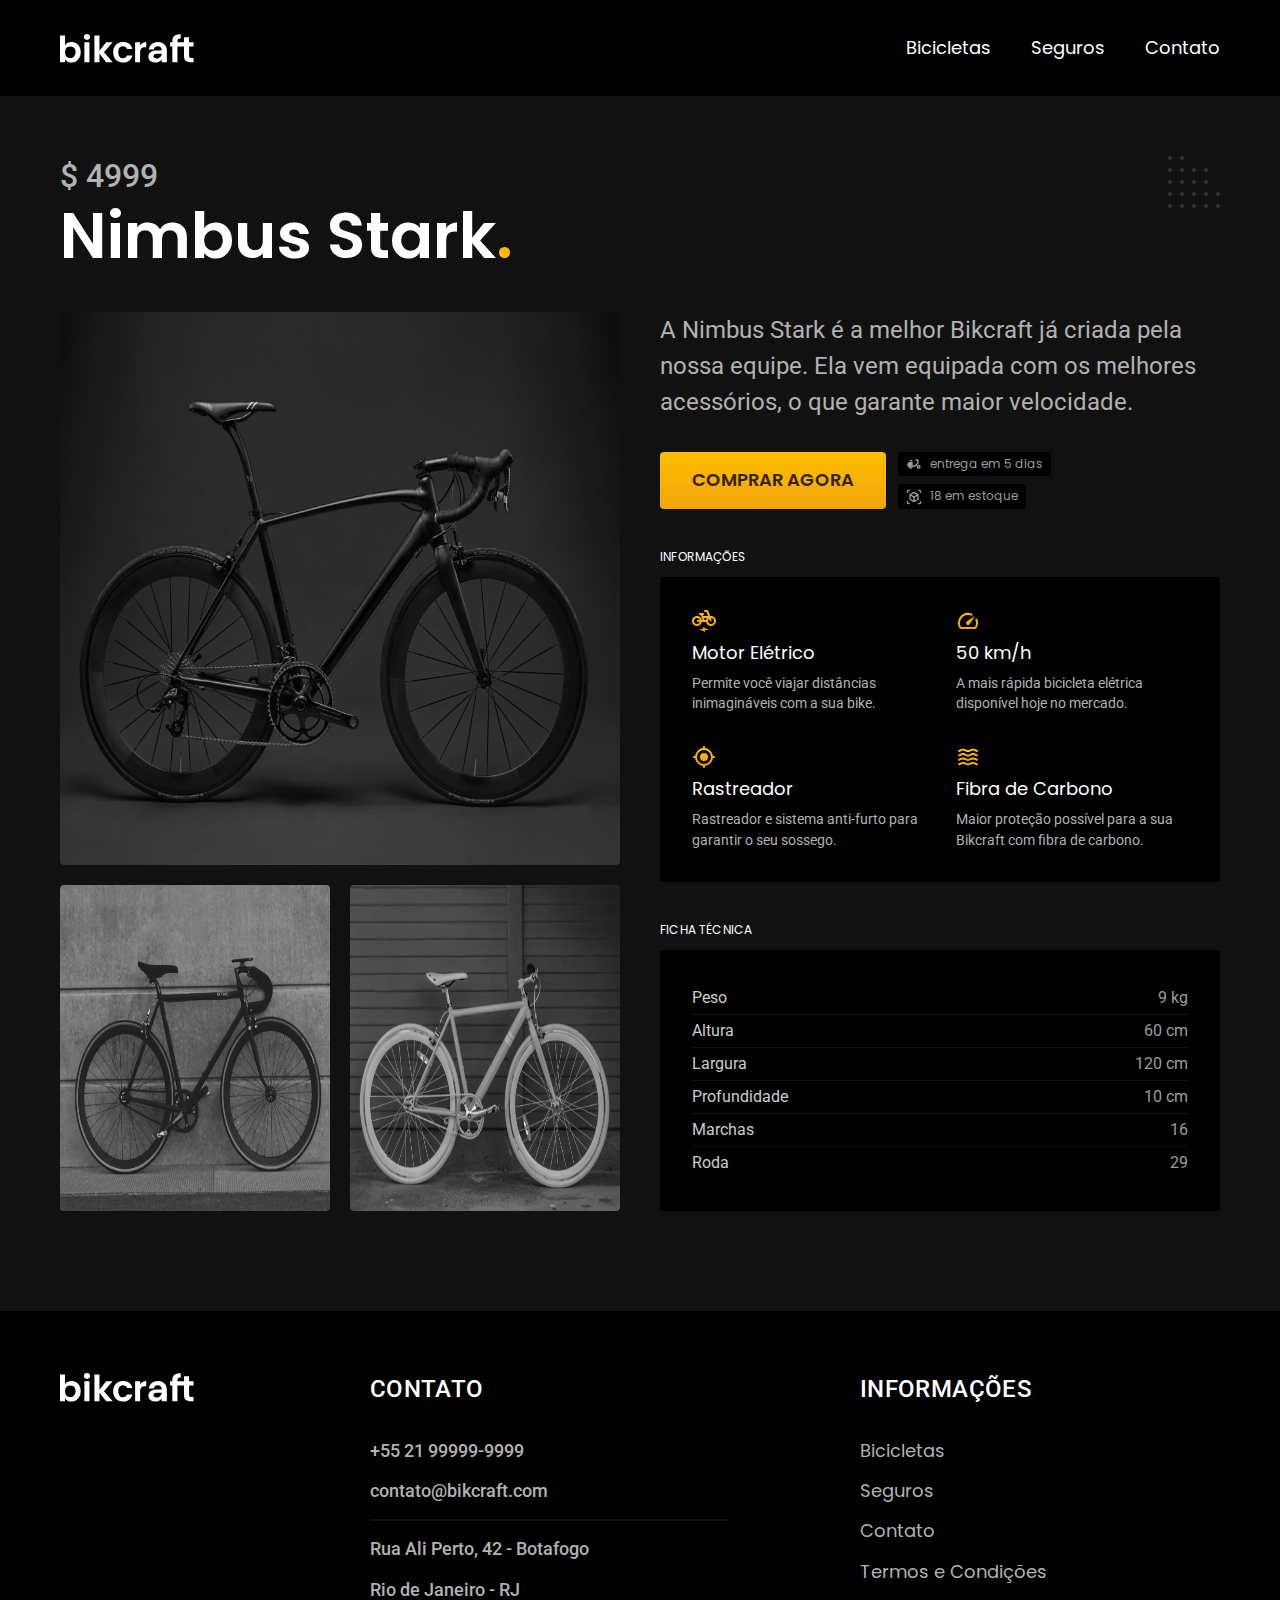
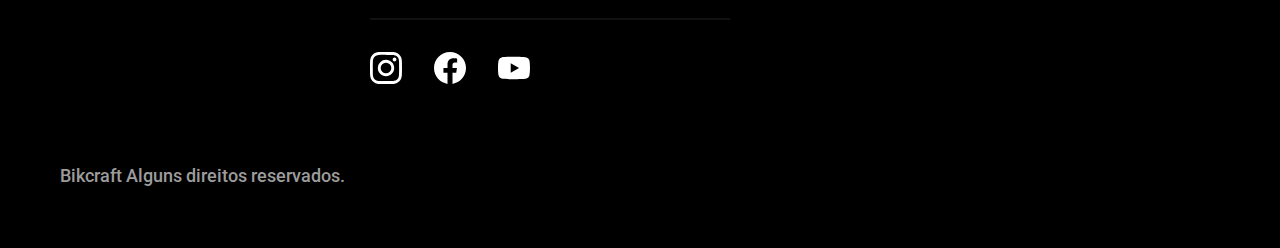
<file: bicicletas/nimbus.html>
<!DOCTYPE html>
<html lang="pt-br">
<head>
  <meta charset="UTF-8">
  <meta name="viewport" content="width=device-width, initial-scale=1.0">
  <title>Termos e Condições | Bikcraft</title>
  <meta name="description" content="Termos e condições.">
  <link rel="stylesheet" href="../css/style.css">

  <link rel="preconnect" href="https://fonts.googleapis.com">
  <link rel="preconnect" href="https://fonts.gstatic.com" crossorigin>
  <link href="https://fonts.googleapis.com/css2?family=Merriweather:ital,wght@1,900&family=Poppins:wght@400;600&family=Roboto:wght@400;500&display=swap" rel="stylesheet">
</head>

<body id="termos">
  <header class="header-bg">
    <div class="header container">
      <a href="../"><img src="../img/bikcraft.svg" alt="Bikcraft"></a>
      <nav aria-label="primaria">
        <ul class="header-menu font-1-m cor-0">
          <li><a href="../bicicletas.html">Bicicletas</a></li>
          <li><a href="../seguros.html">Seguros</a></li>
          <li><a href="../contato.html">Contato</a></li>
        </ul>
      </nav>
    </div>
  </header>

  <main class="titulo-bg">
    <div>
      <div class="titulo container">
        <p class="font-2-xl cor-5">$ 4999</p>
        <h1 class="font-1-xxl cor-0">Nimbus Stark<span class="cor-p1">.</span></h1>
      </div>
    </div>
    <div class="bicicleta container">
      <div class="bicicleta-imagens">
        <img src="../img/bicicleta/nimbus1.jpg" alt="">
        <img src="../img/bicicleta/nimbus2.jpg" alt="">
        <img src="../img/bicicleta/nimbus3.jpg" alt="">
      </div>
      <div class="bicicleta-conteudo">
        <p class="font-2-l cor-5">A Nimbus Stark é a melhor Bikcraft já criada pela nossa equipe. Ela vem equipada com os melhores acessórios, o que garante maior velocidade.</p>
        <div class="bicicleta-comprar">
          <a class="botao" href="../orcamento.html">Comprar Agora</a>
          <span class="font-1-xs cor-6"><img src="../img/icones/entrega.svg" alt=""> entrega em 5 dias</span>
          <span class="font-1-xs cor-6"><img src="../img/icones/estoque.svg" alt=""> 18 em estoque</span>
        </div>
      
      <h2 class="font-1-xs cor-0">Informações</h2>
      <ul class="bicicleta-informacoes">
        <li>
          <img src="../img/icones/eletrica.svg" alt="">
          <h3 class="font-1-m cor-0">Motor Elétrico</h3>
          <p class="font-2-xs cor-5">Permite você viajar distâncias inimagináveis com a sua bike.</p>
        </li>
        <li>
          <img src="../img/icones/velocidade.svg" alt="">
          <h3 class="font-1-m cor-0">50 km/h</h3>
          <p class="font-2-xs cor-5">A mais rápida bicicleta elétrica disponível hoje no mercado.</p>
        </li>
        <li>
          <img src="../img/icones/rastreador.svg" alt="">
          <h3 class="font-1-m cor-0">Rastreador</h3>
          <p class="font-2-xs cor-5">Rastreador e sistema anti-furto para garantir o seu sossego.</p>
        </li>
        <li>
          <img src="../img/icones/carbono.svg" alt="">
          <h3 class="font-1-m cor-0">Fibra de Carbono</h3>
          <p class="font-2-xs cor-5">Maior proteção possível para a sua Bikcraft com fibra de carbono.</p>
        </li>
      </ul>
      <h2 class="font-1-xs cor-0">Ficha Técnica</h2>
      <ul class="bicicleta-ficha font-2-s cor-4">
        <li>Peso <span>9 kg</span></li>
        <li>Altura <span>60 cm</span></li>
        <li>Largura <span>120 cm</span></li>
        <li>Profundidade <span>10 cm</span></li>
        <li>Marchas <span>16</span></li>
        <li>Roda <span>29</span></li>
      </ul>
    </div>
    </div>
  </main>

  <footer class="footer-bg">
    <div class="footer container">
      <img src="../img/bikcraft.svg" alt="Bikcraft">
      <div class="footer-contato">
        <h3 class="font-2-l-b cor-0">Contato</h3>
        <ul class="font-2-m cor-5">
          <li><a href="tel:+5521999999999">+55 21 99999-9999</a></li>
          <li><a href="mailto:contato@bikcraft.com">contato@bikcraft.com</a></li>
          <li>Rua Ali Perto, 42 - Botafogo</li>
          <li>Rio de Janeiro - RJ</li>
        </ul>
        <div class="footer-redes">
          <a href="../">
            <img src="../img/redes/instagram.svg" alt="Instagram">
          </a>
          <a href="../">
            <img src="../img/redes/facebook.svg" alt="Facebook">
          </a>
          <a href="../">
            <img src="../img/redes/youtube.svg" alt="Youtube">
          </a>
        </div>
      </div>
      <div class="footer-informacoes">
        <h3 class="font-2-l-b cor-0">Informações</h3>
        <nav>
          <ul class="font-1-m cor-5">
            <li><a href="../bicicletas.html">Bicicletas</a></li>
            <li><a href="../seguros.html">Seguros</a></li>
            <li><a href="../contato.html">Contato</a></li>
            <li><a href="../termos.html">Termos e Condições</a></li>
          </ul>
        </nav>
      </div>
      <p class="footer-copy font-2-m cor-6">Bikcraft Alguns direitos reservados.</p>
    </div>
  </footer>
</body>
</html>
</file>
<file: css/style.css>
@import "./global/global.css";
@import "./utilidades/tipografia.css";
@import "./utilidades/cores.css";

@import "./global/header.css";
@import "./global/footer.css";

/* Utilidades */
@import "./utilidades/componentes.css";
@import "./utilidades/formulario.css";

/* Home */
@import "./home/introducao.css";
@import "./home/tecnologia.css";
@import "./home/parceiros.css";
@import "./home/depoimento.css";

/* Bicicletas */
@import "./bicicletas/bicicletas-lista.css";
@import "./bicicletas/bicicletas.css";

/* Bicicleta */
@import "./bicicleta/bicicleta.css";
@import "./bicicleta/seguro.css";

/* Seguros */
@import "./seguros/seguros.css";
@import "./seguros/perguntas.css";
@import "./seguros/vantagens.css";

/* Contato */
@import "./contato/contato.css";
@import "./contato/lojas.css";

/* Orçamento */
@import "./orcamento/orcamento.css";

/* Termos */
@import "./termos/termos.css";
</file>
